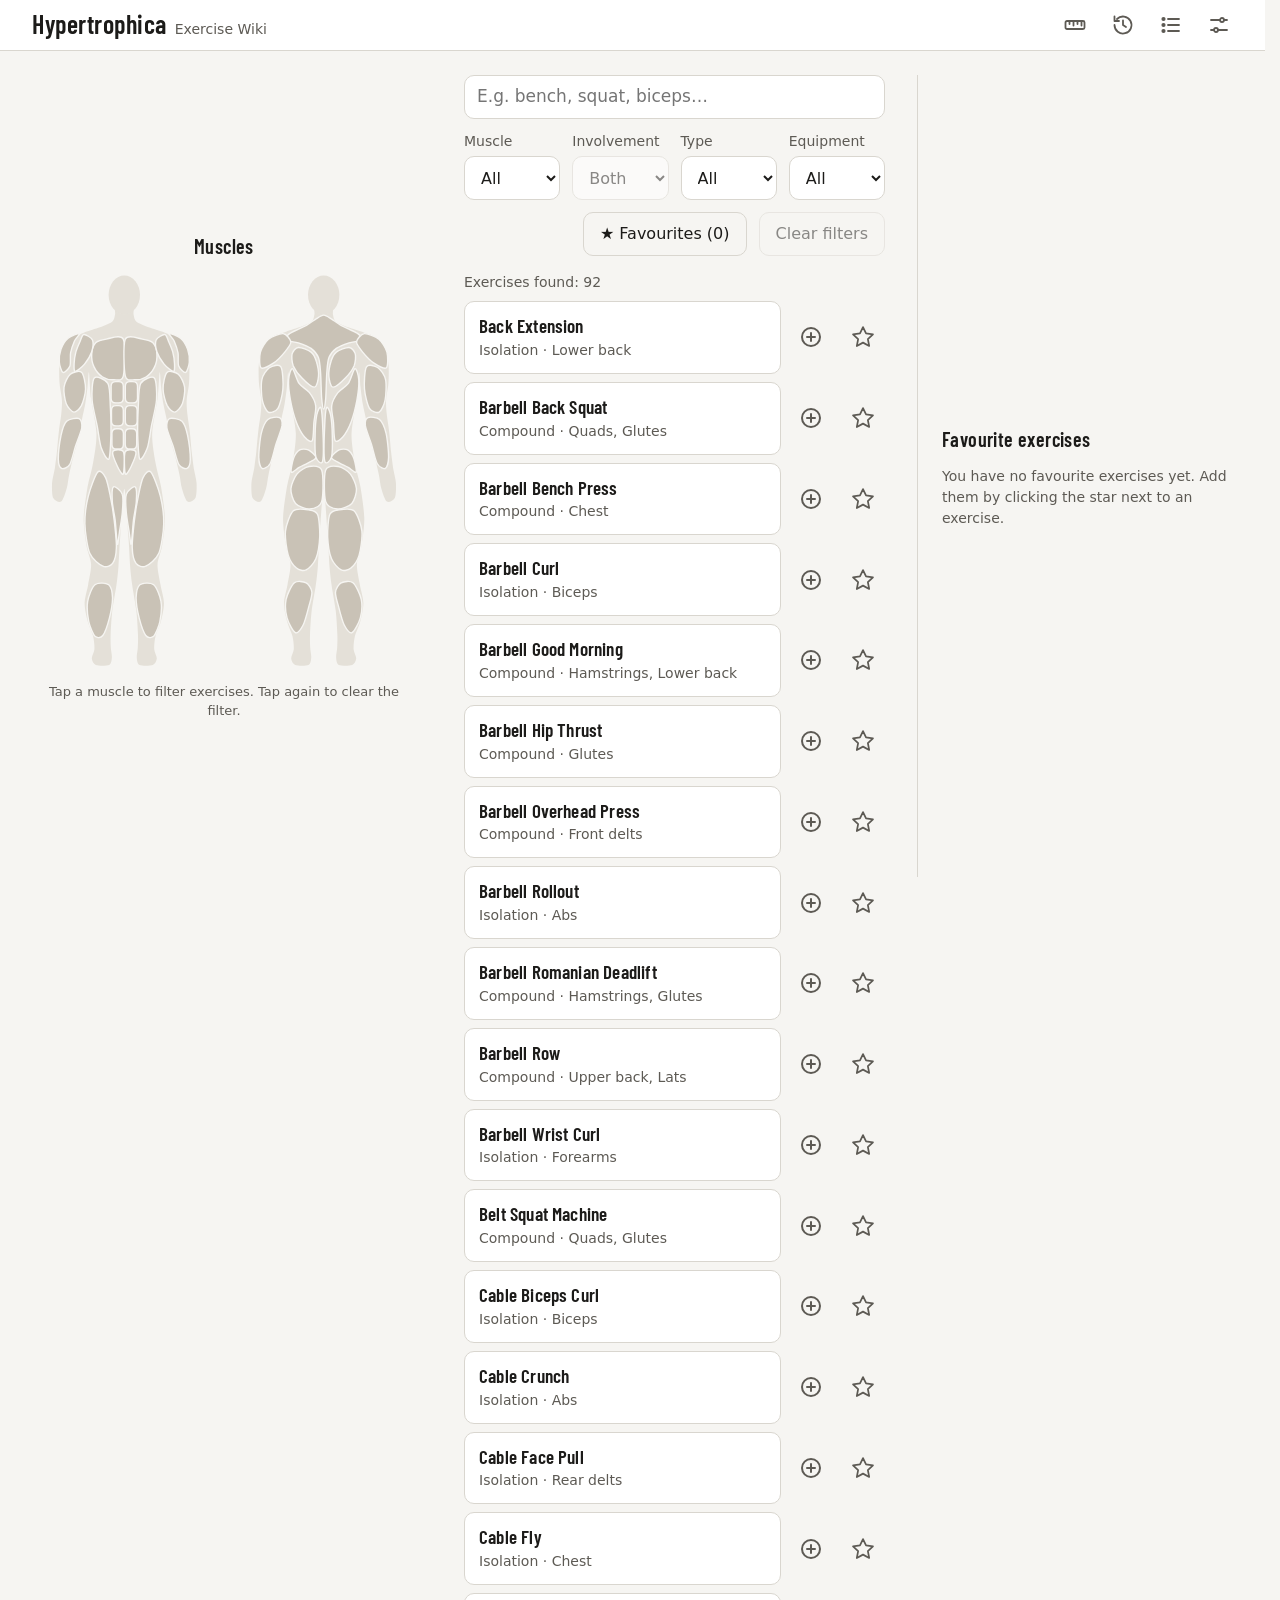
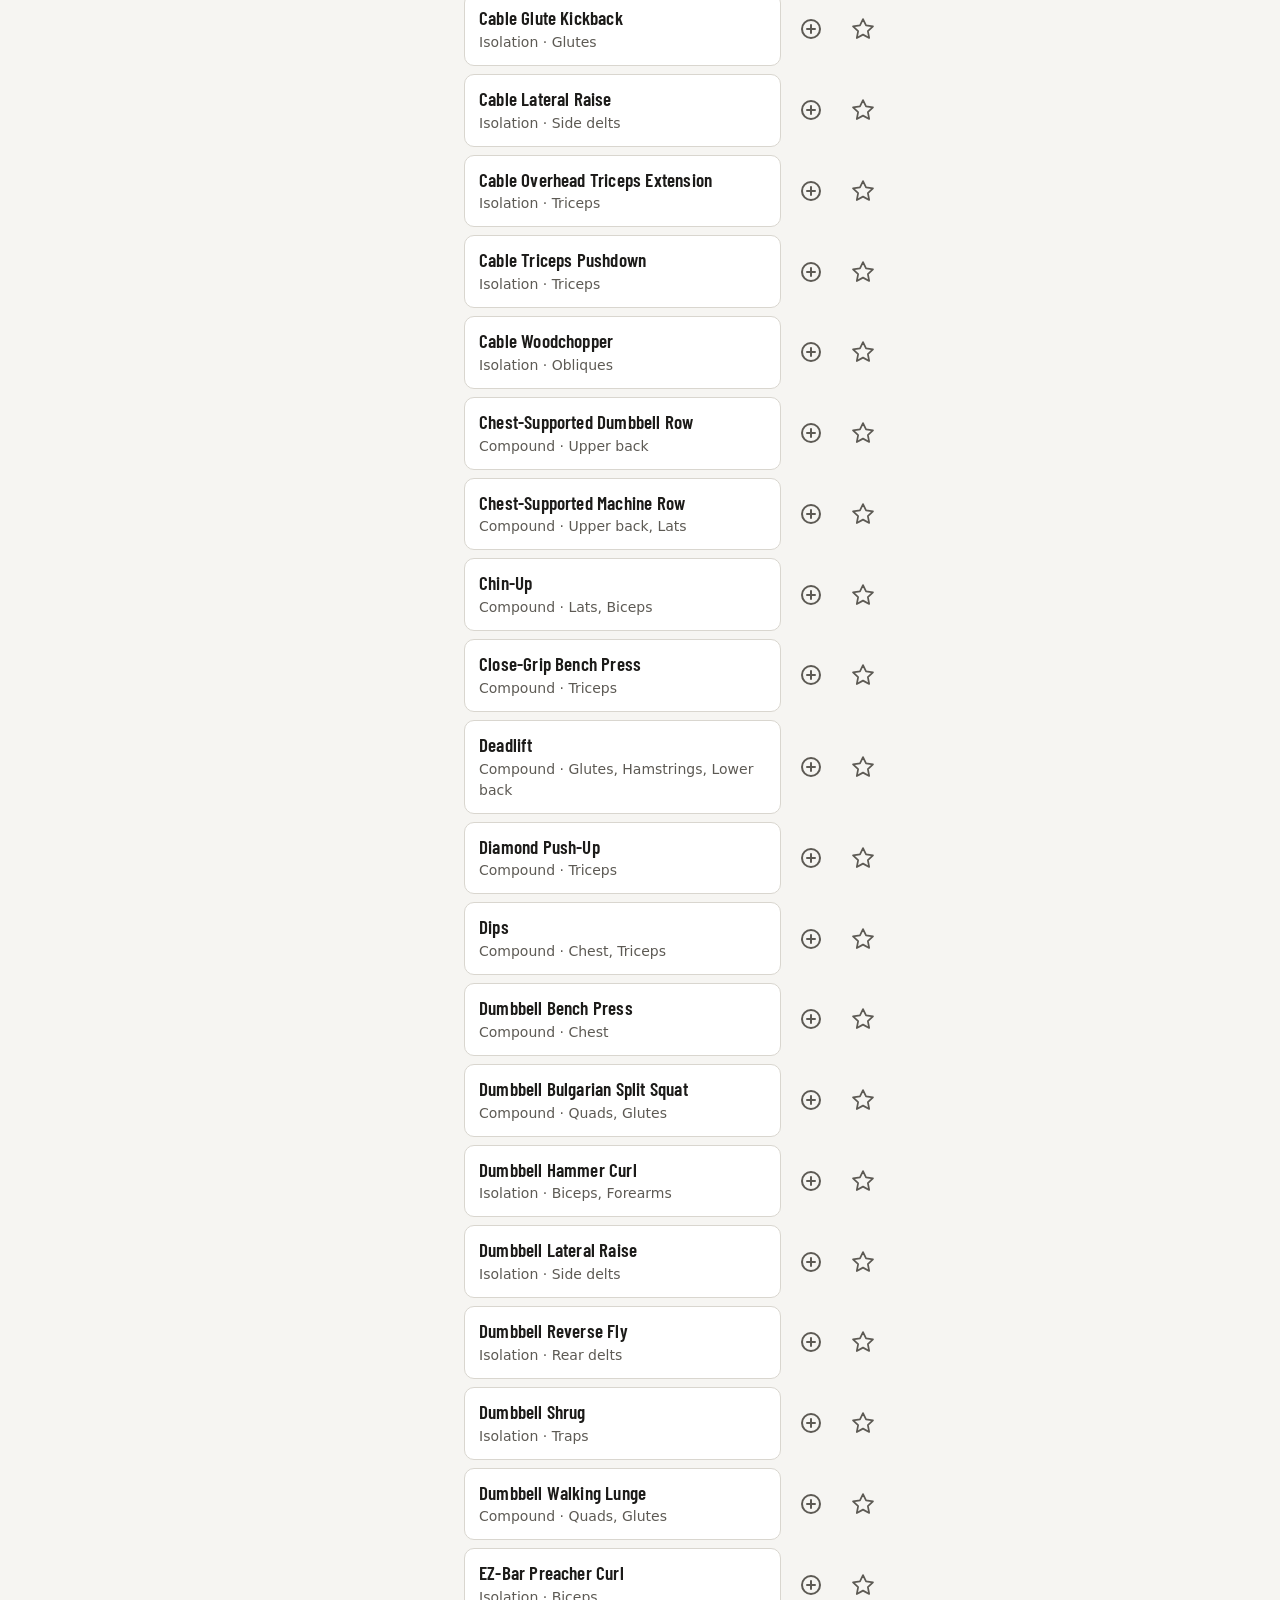
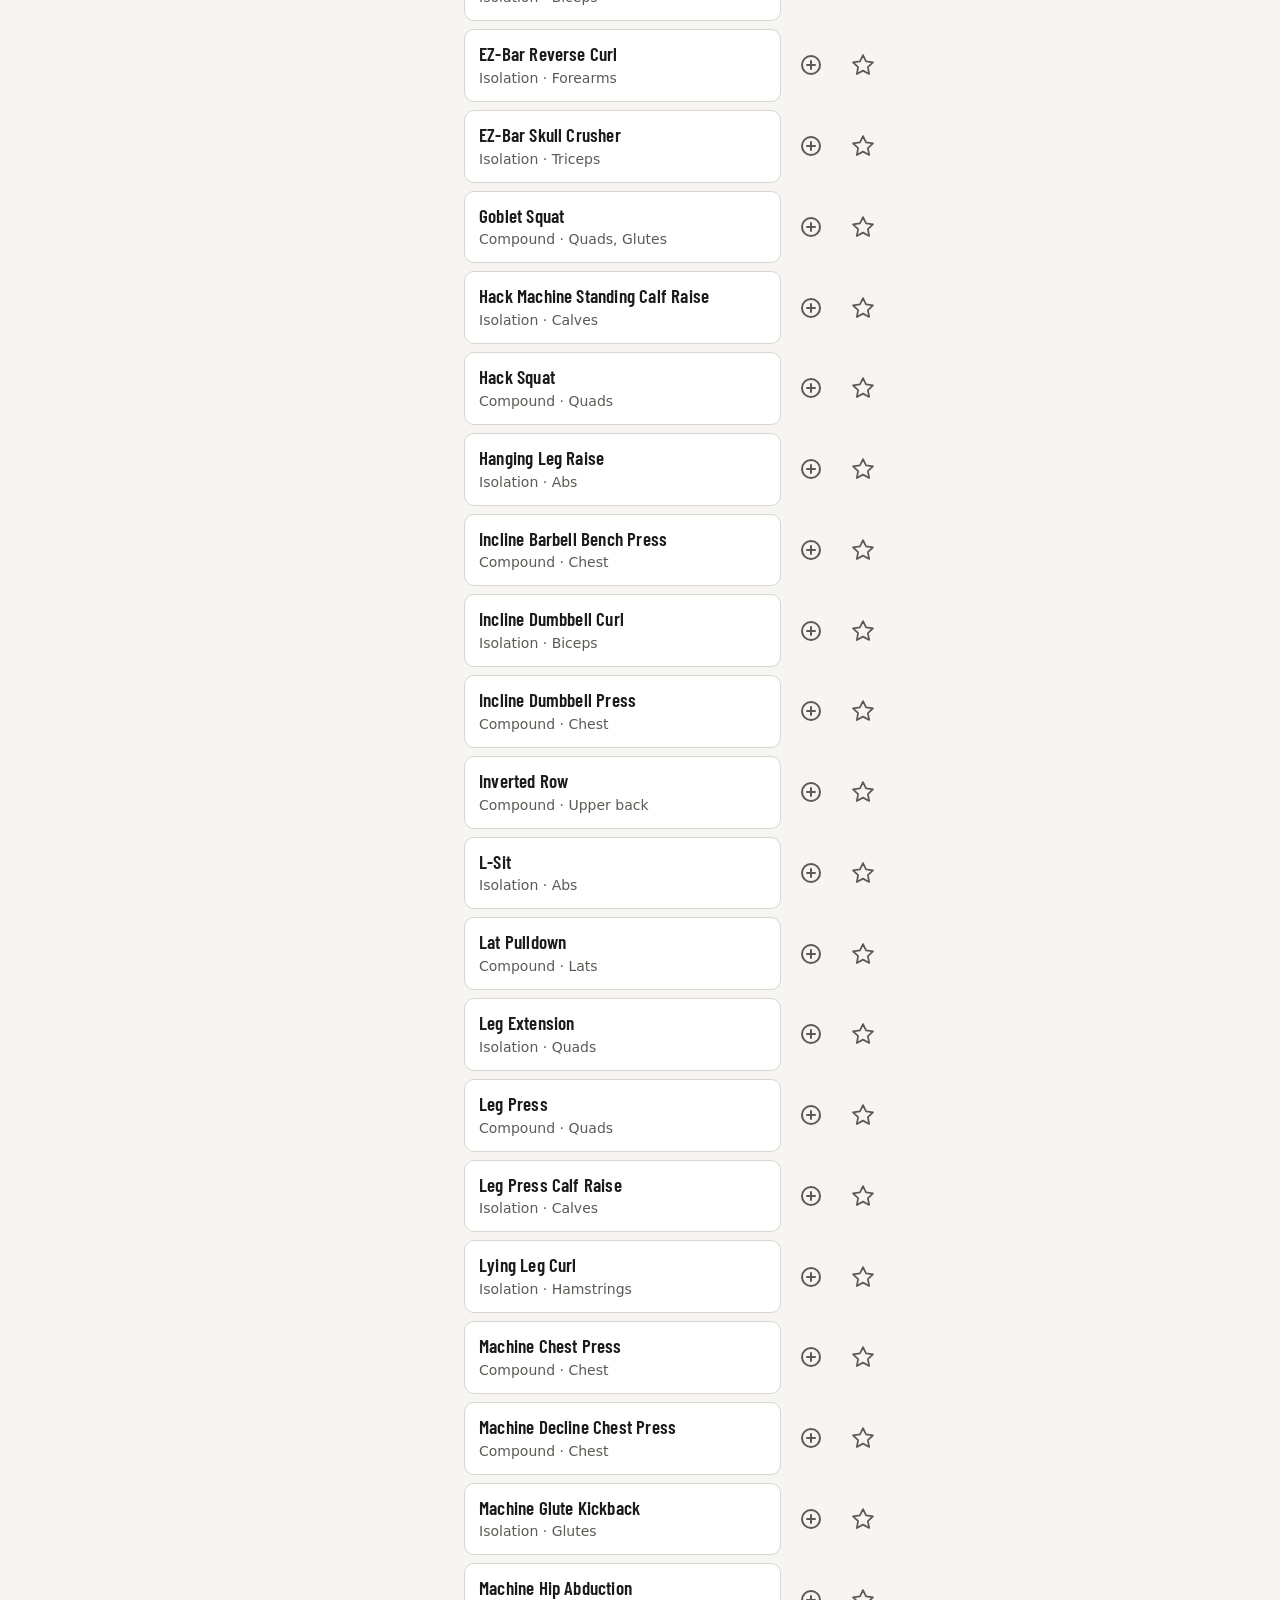
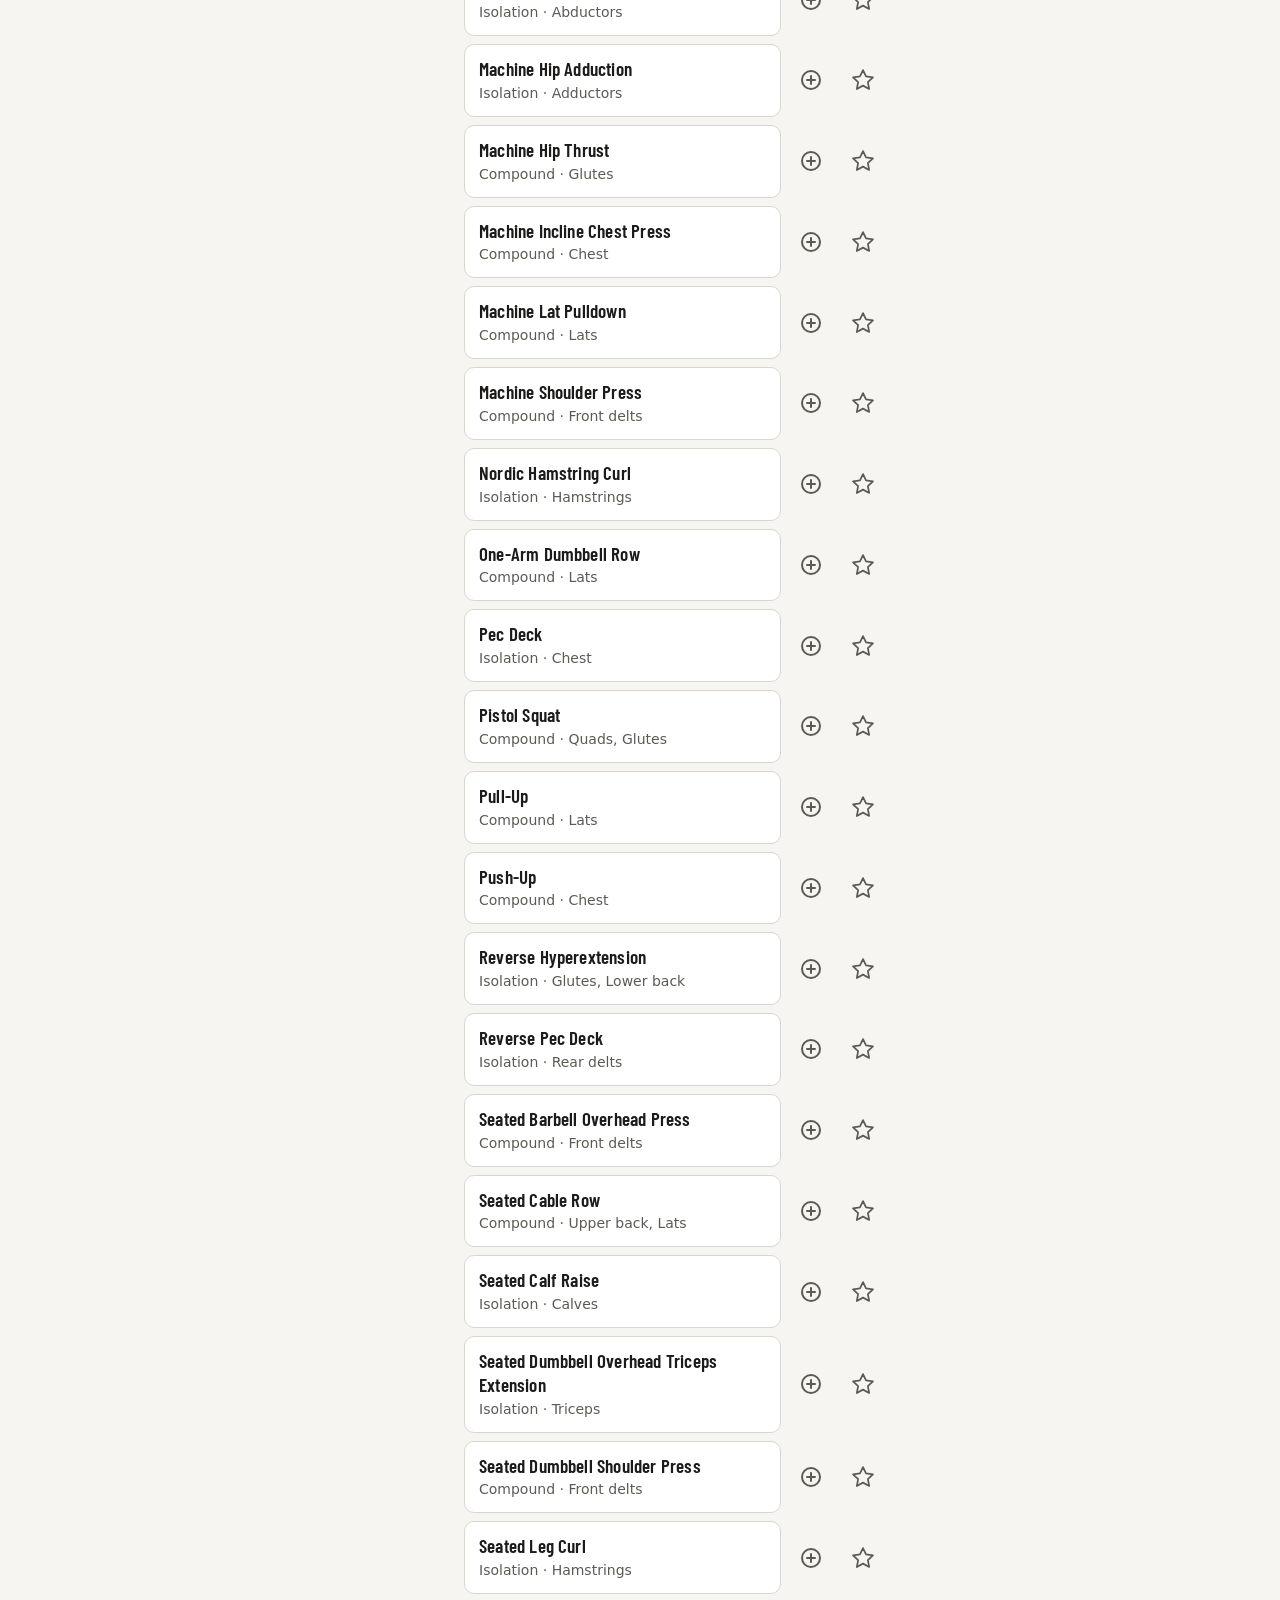
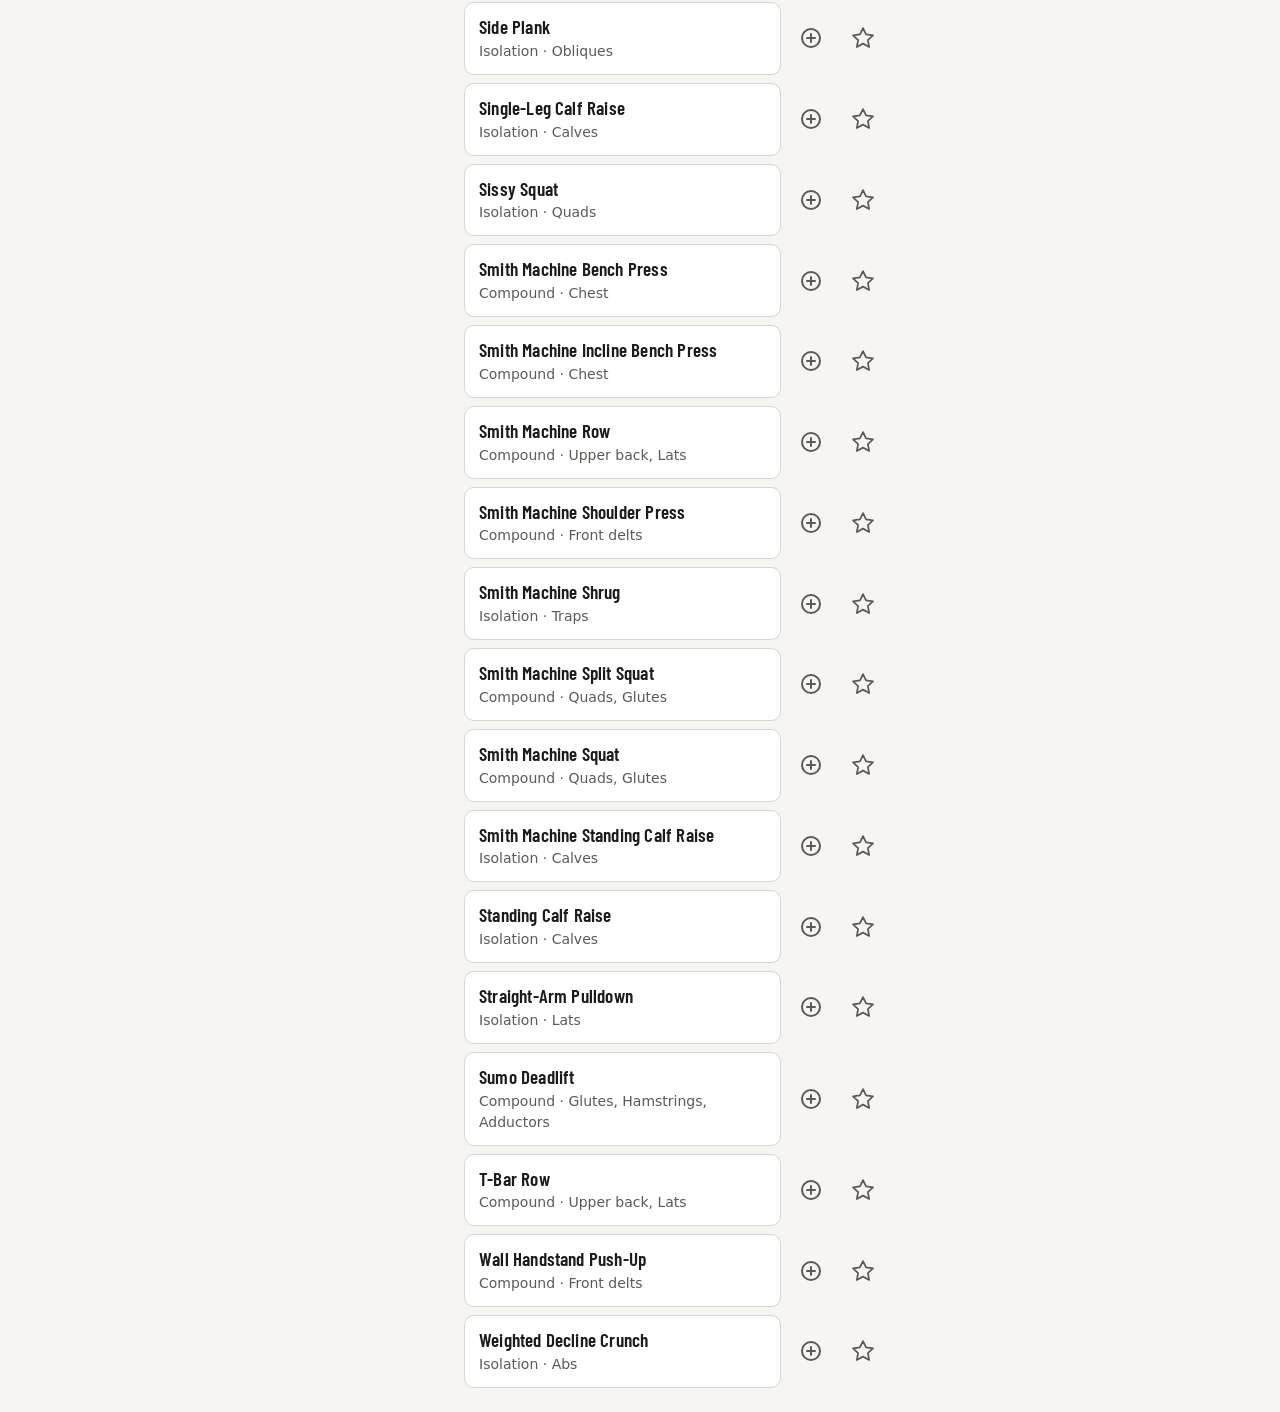
<file: index.html>
<!doctype html>
<html lang="cs">
<head>
  <meta charset="utf-8">
  <meta name="viewport" content="width=device-width, initial-scale=1">
  <meta name="color-scheme" content="light dark">
  <title>Hypertrophica</title>
  <!-- Zvolený motiv (světlý/tmavý) se nastaví ještě před vykreslením stránky,
       aby při načtení neproblikla špatná barva. Volbu ukládá js/theme.js. -->
  <script>
    try {
      var savedTheme = localStorage.getItem('hw.theme');
      if (savedTheme === 'light' || savedTheme === 'dark') document.documentElement.dataset.theme = savedTheme;
    } catch (e) {}
  </script>
  <link rel="stylesheet" href="./style.css">
  <!-- PWA: manifest (název, ikony pro instalaci na plochu) a barva lišty prohlížeče = barva hlavičky (--surface) -->
  <link rel="manifest" href="./manifest.json">
  <link rel="icon" href="./assets/icons/icon-192.png" type="image/png">
  <link rel="apple-touch-icon" href="./assets/icons/apple-touch-icon.png">
  <meta name="theme-color" content="#ffffff" media="(prefers-color-scheme: light)">
  <meta name="theme-color" content="#0d0d0c" media="(prefers-color-scheme: dark)">
  <!-- type="module" = moderní JavaScript s import/export; spouští se až po načtení HTML -->
  <script type="module" src="./app.js"></script>
</head>
<body>
  <header class="app-header">
    <div class="app-header-inner">
      <a class="app-title" href="#/">
        <span class="app-name">Hypertrophica</span>
        <span class="app-subtitle" data-i18n="app.subtitle"></span>
      </a>
      <!-- Odkaz na pohled Tělo (hmotnost a míry); ikona = krejčovský metr -->
      <a id="body-link" class="header-button" href="#/telo" hidden>
        <svg viewBox="0 0 24 24" width="24" height="24" aria-hidden="true" focusable="false">
          <rect x="2.5" y="8" width="19" height="8" rx="1.5"/>
          <path d="M6.5 8v3M10.5 8v4.5M14.5 8v3M18.5 8v4.5"/>
        </svg>
      </a>
      <!-- Odkaz na historii zapsaných sérií -->
      <a id="history-link" class="header-button" href="#/historie" hidden>
        <svg viewBox="0 0 24 24" width="24" height="24" aria-hidden="true" focusable="false">
          <path d="M3.5 12a8.5 8.5 0 1 0 2.5-6"/>
          <path d="M3.5 3.5V8H8"/>
          <path d="M12 7.5V12l3 2"/>
        </svg>
      </a>
      <!-- Odkaz na trénink s počtem cviků; popisek a počet doplní app.js -->
      <a id="plan-link" class="header-button" href="#/trenink" hidden>
        <svg viewBox="0 0 24 24" width="24" height="24" aria-hidden="true" focusable="false">
          <path d="M9 6h11M9 12h11M9 18h11"/>
          <circle cx="4.5" cy="6" r="1.2" fill="currentColor"/>
          <circle cx="4.5" cy="12" r="1.2" fill="currentColor"/>
          <circle cx="4.5" cy="18" r="1.2" fill="currentColor"/>
        </svg>
        <span id="plan-count" class="plan-count" aria-hidden="true"></span>
      </a>
      <!-- Odkaz na nastavení (motiv, záloha dat) -->
      <a id="settings-link" class="header-button" href="#/nastaveni" hidden>
        <svg viewBox="0 0 24 24" width="24" height="24" aria-hidden="true" focusable="false">
          <path d="M4 7h9M17 7h3M4 17h3M11 17h9"/>
          <circle cx="15" cy="7" r="2"/>
          <circle cx="9" cy="17" r="2"/>
        </svg>
      </a>
    </div>
  </header>

  <main>
    <!-- Hláška o načítání / chybě. Texty doplní app.js ze souboru i18n/<jazyk>.json. -->
    <p id="status" class="status" role="status">Načítám…</p>
    <noscript><p class="status">Hypertrophica potřebuje zapnutý JavaScript.</p></noscript>

    <!-- Pohled 1: seznam cviků s vyhledáváním a filtry -->
    <section id="list-view" class="list-layout" hidden>
      <div class="search">
        <label for="search-input" class="visually-hidden" data-i18n="search.label"></label>
        <input id="search-input" type="search" autocomplete="off" spellcheck="false"
               data-i18n-placeholder="search.placeholder">
      </div>

      <!-- Klikací schéma svalů; SVG vloží js/bodymap.js ze souboru assets/body-map.svg -->
      <figure class="body-map">
        <h2 class="body-map-heading" data-i18n="bodymap.heading"></h2>
        <div id="body-map" class="body-map-figure"></div>
        <figcaption class="body-map-hint" data-i18n="bodymap.hint"></figcaption>
      </figure>

      <fieldset class="filters">
        <legend class="visually-hidden" data-i18n="filters.heading"></legend>

        <label class="filter">
          <span data-i18n="filters.muscle"></span>
          <select id="filter-muscle"></select>
        </label>

        <label class="filter">
          <span data-i18n="filters.role"></span>
          <select id="filter-role"></select>
        </label>

        <label class="filter">
          <span data-i18n="filters.type"></span>
          <select id="filter-type"></select>
        </label>

        <label class="filter">
          <span data-i18n="filters.equipment"></span>
          <select id="filter-equipment"></select>
        </label>

        <div class="filter-actions">
          <!-- aria-pressed = přepínací tlačítko (zapnuto/vypnuto); text doplní app.js -->
          <button id="filter-favorites" type="button" class="button-secondary button-toggle" aria-pressed="false"></button>
          <button id="filter-reset" type="button" class="button-secondary" data-i18n="filters.reset"></button>
        </div>
      </fieldset>

      <p id="result-count" class="result-count" aria-live="polite"></p>
      <ul id="exercise-list" class="exercise-list"></ul>

      <!-- Panel s oblíbenými cviky. Zobrazí se jen na širokém monitoru (vpravo od seznamu),
           na mobilu je skrytý – tam slouží tlačítko „Oblíbené“ ve filtrech. Obsah doplní app.js. -->
      <aside class="favorites-panel" aria-labelledby="favorites-heading">
        <h2 id="favorites-heading" class="favorites-heading" data-i18n="favorites.heading"></h2>
        <ul id="favorites-list" class="exercise-list favorites-list"></ul>
      </aside>
    </section>

    <!-- Pohled 2: detail jednoho cviku (otevře se přes adresu #/cvik/<id>) -->
    <article id="detail-view" class="detail" hidden></article>

    <!-- Pohled 3: trénink = seřazený seznam cviků (adresa #/trenink).
         Obsah seznamu a tlačítka doplní app.js. -->
    <section id="plan-view" class="plan" aria-labelledby="plan-title" hidden>
      <a class="back-link" href="#/" id="plan-back"></a>
      <!-- Přepínač tréninků v týdnu: 1–4 = jednotlivé tréninky, Týden = souhrn partií.
           Tlačítka doplní app.js; u sdíleného tréninku je přepínač skrytý. -->
      <nav id="plan-tabs" class="plan-tabs" data-i18n-aria-label="week.tabsLabel"></nav>
      <div class="plan-heading">
        <h1 id="plan-title" tabindex="-1"></h1>
        <!-- Zámek proti nechtěnému přesunutí/odebrání cviků během tréninku.
             Ikonu, popisek a stav (aria-pressed) doplní app.js. -->
        <button id="plan-lock" class="icon-button lock-button" type="button" aria-pressed="false" hidden></button>
      </div>
      <p id="plan-intro" class="plan-intro"></p>
      <!-- role="list": Safari jinak u seznamu bez odrážek nehlásí, že jde o seznam -->
      <ol id="plan-list" class="plan-list" role="list"></ol>
      <!-- Schéma svalů zapojených v tréninku (jen pro čtení); SVG vloží app.js.
           Pro čtečky obrazovky je stejná informace i textem v #plan-map-summary. -->
      <figure id="plan-map" class="body-map plan-map" hidden>
        <h2 id="plan-map-heading"></h2>
        <div class="body-map-labels" aria-hidden="true">
          <span data-i18n="bodymap.front"></span>
          <span data-i18n="bodymap.back"></span>
        </div>
        <div id="plan-map-figure" class="body-map-figure"></div>
        <!-- Texty legendy nastaví app.js (u tréninku primární/sekundární, u týdne zapojeno/nedostatečně) -->
        <ul class="legend" aria-hidden="true">
          <li id="plan-legend-primary"></li>
          <li id="plan-legend-secondary" class="legend-secondary"></li>
        </ul>
        <p id="plan-map-summary" class="visually-hidden"></p>
      </figure>
      <!-- Jen v pohledu Týden: vynechané a nedostatečně zapojené partie (doplní app.js) -->
      <div id="week-summary" class="week-summary" hidden></div>
      <div id="plan-actions" class="plan-actions"></div>
      <!-- Viditelné potvrzení akcí (např. „Odkaz zkopírován“) -->
      <p id="plan-feedback" class="plan-feedback" role="status"></p>
      <!-- Hlášení pro čtečky obrazovky (např. nová pozice cviku po posunu) -->
      <p id="plan-announcer" class="visually-hidden" aria-live="polite"></p>
    </section>

    <!-- Pohled 4: historie zapsaných sérií (adresa #/historie), seskupená po dnech.
         Obsah doplní app.js. -->
    <section id="history-view" class="history" aria-labelledby="history-title" hidden>
      <a class="back-link" href="#/" id="history-back"></a>
      <h1 id="history-title" tabindex="-1" data-i18n="history.title"></h1>
      <p id="history-intro" class="history-intro"></p>
      <!-- Kalendář tréninků. Na PC v levém sloupci místo schématu svalů, na mobilu nad seznamem.
           Mřížku dnů doplní app.js; dny s tréninkem jsou tlačítka, klik přeskočí na daný den v seznamu. -->
      <section id="history-calendar" class="history-calendar" aria-labelledby="calendar-month">
        <div class="calendar-nav">
          <button id="calendar-prev" class="icon-button" type="button">
            <svg viewBox="0 0 24 24" aria-hidden="true" focusable="false"><path d="M15 5l-7 7 7 7"/></svg>
          </button>
          <!-- aria-live: čtečka obrazovky ohlásí nový měsíc po přepnutí -->
          <h2 id="calendar-month" class="calendar-month" aria-live="polite"></h2>
          <button id="calendar-next" class="icon-button" type="button">
            <svg viewBox="0 0 24 24" aria-hidden="true" focusable="false"><path d="M9 5l7 7-7 7"/></svg>
          </button>
        </div>
        <table class="calendar-grid">
          <thead><tr id="calendar-weekdays"></tr></thead>
          <tbody id="calendar-days"></tbody>
        </table>
        <ul class="legend calendar-legend" aria-hidden="true">
          <li data-i18n="calendar.legendTraining"></li>
          <li class="legend-today" data-i18n="calendar.legendToday"></li>
        </ul>
        <p class="body-map-hint" data-i18n="calendar.hint"></p>
      </section>
      <div id="history-list" class="history-list"></div>
      <button id="history-more" class="button-secondary" type="button" data-i18n="history.more" hidden></button>
      <!-- Záloha dat bývala tady; teď je v Nastavení -->
      <a class="history-backup-link" href="#/nastaveni" data-i18n="history.backupLink"></a>
    </section>

    <!-- Pohled 6: Tělo (adresa #/telo) – zápis hmotnosti a tělesných měr, vývoj v grafu.
         Formulář, přehled, graf i seznam měření doplní app.js. -->
    <section id="body-view" class="measures" aria-labelledby="body-title" hidden>
      <a class="back-link" href="#/" id="body-back"></a>
      <h1 id="body-title" tabindex="-1" data-i18n="body.title"></h1>
      <div id="body-intro" class="measures-intro"></div>
      <!-- Formulář: datum, hmotnost, tělesný tuk a míry v cm (vše viditelné hned) -->
      <section class="log measures-entry" aria-labelledby="body-form-title">
        <h2 id="body-form-title" data-i18n="body.formTitle"></h2>
        <!-- Rozbalovací návod „Jak měřit?“; obsah vytvoří app.js (createBodyGuide) -->
        <details id="body-guide" class="measures-guide"></details>
        <form id="body-form" class="measures-form" novalidate></form>
        <p id="body-feedback" class="log-feedback" role="status"></p>
      </section>
      <!-- Poslední hodnota každé míry; klepnutí na dlaždici ji zobrazí v grafu -->
      <section id="body-latest-section" class="measures-latest-section" aria-labelledby="body-latest-title" hidden>
        <h2 id="body-latest-title" data-i18n="body.latestTitle"></h2>
        <ul id="body-latest" class="measures-latest" role="list"></ul>
      </section>
      <!-- Graf vývoje vybrané míry. Na PC v levém sloupci (jako kalendář v Historii). -->
      <section id="body-chart" class="measures-chart" aria-labelledby="body-chart-title" hidden>
        <h2 id="body-chart-title"></h2>
        <div id="body-range" class="measures-range" role="group" data-i18n-aria-label="body.rangeLabel"></div>
        <div id="body-chart-figure" class="measures-chart-figure"></div>
        <p id="body-chart-note" class="body-map-hint"></p>
      </section>
      <!-- Seznam měření od nejnovějšího, s úpravou a smazáním -->
      <section id="body-list-section" class="measures-list-section" aria-labelledby="body-list-title" hidden>
        <h2 id="body-list-title" data-i18n="body.listTitle"></h2>
        <ul id="body-list" class="measures-list" role="list"></ul>
        <button id="body-more" class="button-secondary" type="button" data-i18n="history.more" hidden></button>
      </section>
    </section>

    <!-- Pohled 5: nastavení (adresa #/nastaveni) – motiv, jazyk, záloha dat a O aplikaci -->
    <section id="settings-view" class="settings" aria-labelledby="settings-title" hidden>
      <a class="back-link" href="#/" id="settings-back"></a>
      <h1 id="settings-title" tabindex="-1" data-i18n="settings.title"></h1>

      <!-- Volba motivu (js/theme.js); přepínače typu radio = vždy právě jedna volba -->
      <section class="settings-section" aria-labelledby="theme-title">
        <h2 id="theme-title" data-i18n="theme.title"></h2>
        <div id="theme-options" class="theme-options" role="radiogroup" aria-labelledby="theme-title"></div>
      </section>

      <!-- Volba jazyka (js/i18n.js); po změně se stránka znovu načte -->
      <section class="settings-section" aria-labelledby="language-title">
        <h2 id="language-title" data-i18n="language.title"></h2>
        <div id="language-options" class="theme-options" role="radiogroup" aria-labelledby="language-title"></div>
      </section>

      <!-- Záloha všech dat do souboru a obnova ze zálohy (js/backup.js) -->
      <section class="backup settings-section" aria-labelledby="backup-title">
        <h2 id="backup-title" data-i18n="backup.title"></h2>
        <p class="backup-intro" data-i18n="backup.intro"></p>
        <div class="backup-actions">
          <button id="backup-export" class="button-primary" type="button" data-i18n="backup.exportJson"></button>
          <button id="backup-export-csv" class="button-secondary" type="button" data-i18n="backup.exportCsv"></button>
          <button id="backup-export-body-csv" class="button-secondary" type="button" data-i18n="backup.exportBodyCsv"></button>
          <button id="backup-import" class="button-secondary" type="button" data-i18n="backup.import"></button>
          <!-- Skrytý výběr souboru; otevře ho tlačítko „Importovat zálohu“ -->
          <input id="backup-file" type="file" accept=".json,application/json" hidden>
        </div>
        <!-- Náhled importu s volbou Sloučit / Nahradit; obsah doplní app.js -->
        <div id="backup-confirm" class="backup-confirm" hidden></div>
        <p id="backup-feedback" class="backup-feedback" role="status"></p>
      </section>

      <!-- O aplikaci: autor, zdrojový kód, licence. Odkazy na GitHub se otevírají v nové kartě
           (rel="noopener" = nová karta nemá přístup k této stránce). Offline nefungují, zbytek ano. -->
      <section class="about settings-section" aria-labelledby="about-title">
        <h2 id="about-title" data-i18n="about.title"></h2>
        <p class="about-intro" data-i18n="about.intro"></p>
        <!-- Doporučení nainstalovat stránku na mobilu jako aplikaci (PWA) -->
        <div class="about-install">
          <p data-i18n="about.install"></p>
          <ul>
            <li data-i18n="about.installAndroid"></li>
            <li data-i18n="about.installIos"></li>
          </ul>
        </div>
        <dl class="about-facts">
          <div>
            <dt data-i18n="about.author"></dt>
            <dd>Pavel Mazánek</dd>
          </div>
          <div>
            <dt data-i18n="about.source"></dt>
            <dd><a href="https://github.com/PajaInzenyr/hypertrophica" target="_blank" rel="noopener">github.com/PajaInzenyr/hypertrophica</a></dd>
          </div>
          <div>
            <dt data-i18n="about.license"></dt>
            <dd><a href="https://github.com/PajaInzenyr/hypertrophica/blob/main/LICENSE" target="_blank" rel="noopener">MIT</a></dd>
          </div>
          <div>
            <dt data-i18n="about.font"></dt>
            <dd>Barlow Condensed (SIL Open Font License 1.1)</dd>
          </div>
        </dl>
      </section>
    </section>
  </main>
</body>
</html>
</file>
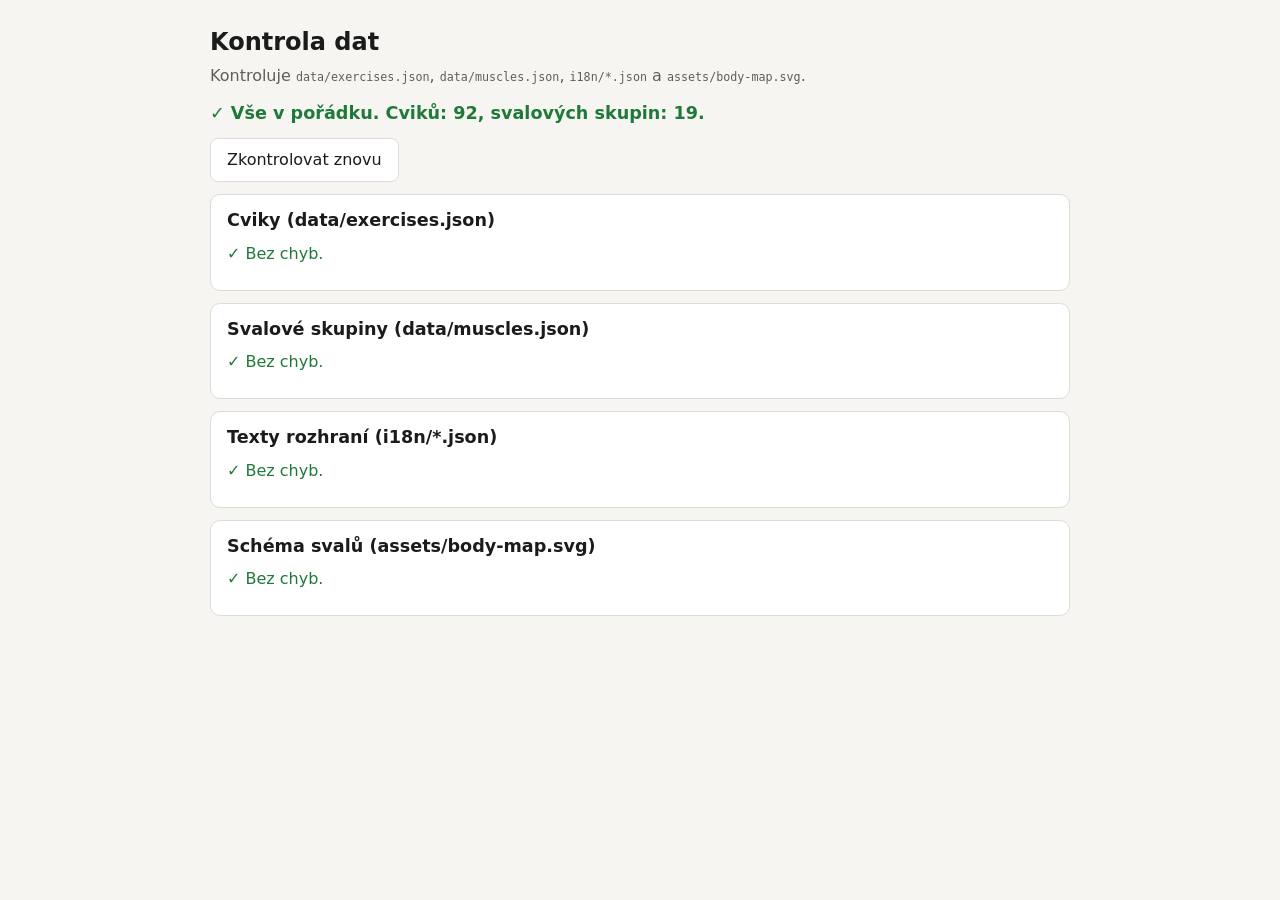
<file: tools/validate.html>
<!doctype html>
<html lang="cs">
<head>
  <meta charset="utf-8">
  <meta name="viewport" content="width=device-width, initial-scale=1">
  <meta name="color-scheme" content="light dark">
  <meta name="robots" content="noindex">
  <title>Hypertrophica – kontrola dat</title>
  <!--
    Kontrola dat aplikace. Otevři v prohlížeči:
      - na GitHub Pages: https://<user>.github.io/hypertrophica/tools/validate.html
      - lokálně přes server (python3 -m http.server 8000): http://localhost:8000/tools/validate.html
    Přes file:// nefunguje (prohlížeč nedovolí načíst soubory JSON).
    Stránka nic nemění, jen čte data a vypíše chyby (červeně) a upozornění (žlutě).
  -->
  <style>
    :root {
      --bg: #f6f5f2; --surface: #fff; --text: #1b1b1a; --muted: #5f5e5a; --border: #dddbd5;
      --ok: #1f7a3a; --error: #b3261e; --warn: #8a5a00;
      font-family: system-ui, -apple-system, "Segoe UI", Roboto, sans-serif;
    }
    @media (prefers-color-scheme: dark) {
      :root { --bg: #000; --surface: #161615; --text: #ecebe8; --muted: #a3a29d; --border: #33322f;
              --ok: #6fcf8a; --error: #ff8a80; --warn: #f2c35b; }
    }
    body { margin: 0; background: var(--bg); color: var(--text); line-height: 1.5; }
    main { max-width: 860px; margin: 0 auto; padding: 16px; }
    h1 { font-size: 1.5rem; margin: 8px 0 4px; }
    h2 { font-size: 1.1rem; margin: 0 0 8px; }
    p { margin: 0 0 12px; color: var(--muted); }
    section { background: var(--surface); border: 1px solid var(--border); border-radius: 10px;
              padding: 12px 16px; margin: 12px 0; }
    ul { margin: 0; padding-left: 20px; }
    li { margin: 4px 0; overflow-wrap: anywhere; }
    .summary { font-weight: 600; font-size: 1.1rem; }
    .ok { color: var(--ok); }
    .error { color: var(--error); }
    .warn { color: var(--warn); }
    code { font-size: 0.9em; }
    button { min-height: 44px; padding: 0 16px; font: inherit; border-radius: 8px;
             border: 1px solid var(--border); background: var(--surface); color: var(--text); cursor: pointer; }
  </style>
</head>
<body>
  <main>
    <h1>Kontrola dat</h1>
    <p>Kontroluje <code>data/exercises.json</code>, <code>data/muscles.json</code>,
       <code>i18n/*.json</code> a <code>assets/body-map.svg</code>.</p>
    <p id="summary" class="summary" role="status">Kontroluji…</p>
    <button id="rerun" type="button">Zkontrolovat znovu</button>
    <div id="results"></div>
  </main>

  <script type="module">
    // Jazyky aplikace; první je hlavní (vždy vyplněný), ostatní se kontrolují proti němu.
    const LANGS = ['cs', 'en'];
    const TYPES = ['compound', 'isolation'];
    const VIEWS = ['front', 'back'];
    // kebab-case: malá písmena a číslice, slova oddělená pomlčkou
    const KEBAB = /^[a-z0-9]+(-[a-z0-9]+)*$/;

    // ?t=… obejde cache service workeru (ten vrací uložené soubory podle přesné adresy),
    // takže se vždy kontroluje aktuální verze ze serveru.
    async function load(path, asText = false) {
      const response = await fetch(`../${path}?t=${Date.now()}`, { cache: 'no-store' });
      if (!response.ok) throw new Error(`${path}: HTTP ${response.status}`);
      const text = await response.text();
      if (asText) return text;
      try {
        return JSON.parse(text);
      } catch (error) {
        throw new Error(`${path}: neplatný JSON – ${error.message}`);
      }
    }

    // Výsledky po skupinách: { title, errors: [], warnings: [] }
    function group(title) {
      return { title, errors: [], warnings: [] };
    }

    const isText = (value) => typeof value === 'string' && value.trim() !== '';

    // Vícejazyčný text { cs, en }: cs povinné (pokud required), en vyplněné, kdykoli je vyplněné cs.
    function checkTexts(g, where, field, obj, required) {
      if (!obj || typeof obj !== 'object') {
        g.errors.push(`${where}: chybí pole „${field}“ ({ "cs": …, "en": … }).`);
        return;
      }
      LANGS.forEach((lang) => {
        if (typeof obj[lang] !== 'string') g.errors.push(`${where}: ${field}.${lang} chybí nebo není text.`);
      });
      if (required && !isText(obj.cs)) g.errors.push(`${where}: ${field}.cs je prázdné.`);
      LANGS.slice(1).forEach((lang) => {
        if (isText(obj.cs) && !isText(obj[lang])) g.errors.push(`${where}: ${field}.${lang} chybí překlad (cs je vyplněné).`);
        if (!isText(obj.cs) && isText(obj[lang])) g.warnings.push(`${where}: ${field}.${lang} je vyplněné, ale cs je prázdné.`);
      });
    }

    // Všechny klíče JSON objektu jako cesty „backup.title“.
    function flatten(obj, prefix = '', out = new Map()) {
      Object.entries(obj).forEach(([key, value]) => {
        const path = prefix + key;
        if (value && typeof value === 'object') flatten(value, `${path}.`, out);
        else out.set(path, value);
      });
      return out;
    }

    const placeholders = (text) => [...String(text).matchAll(/\{(\w+)\}/g)].map((m) => m[1]).sort().join(',');

    function checkMuscles(muscles) {
      const g = group('Svalové skupiny (data/muscles.json)');
      const ids = new Set();
      if (!Array.isArray(muscles)) {
        g.errors.push('Soubor musí obsahovat pole (seznam) objektů.');
        return { g, ids };
      }
      muscles.forEach((m, i) => {
        const where = `#${i + 1} ${m?.id ?? '(bez id)'}`;
        if (!isText(m?.id)) g.errors.push(`${where}: chybí id.`);
        else if (ids.has(m.id)) g.errors.push(`${where}: duplicitní id.`);
        else ids.add(m.id);
        checkTexts(g, where, 'name', m?.name, true);
        if (!Array.isArray(m?.latin) || m.latin.length === 0 || !m.latin.every(isText)) {
          g.errors.push(`${where}: latin musí být neprázdné pole textů.`);
        }
        if (!Array.isArray(m?.views) || m.views.length === 0) g.errors.push(`${where}: views musí být neprázdné pole.`);
        else m.views.filter((v) => !VIEWS.includes(v)).forEach((v) => g.errors.push(`${where}: neplatný pohled „${v}“ (jen front/back).`));
      });
      return { g, ids };
    }

    function checkExercises(exercises, muscleIds, equipmentIds) {
      const g = group('Cviky (data/exercises.json)');
      if (!Array.isArray(exercises)) {
        g.errors.push('Soubor musí obsahovat pole (seznam) objektů.');
        return g;
      }
      const ids = new Set();
      const names = new Map(); // název (cs) → id, kvůli duplicitním názvům
      exercises.forEach((ex, i) => {
        const where = `#${i + 1} ${ex?.id ?? '(bez id)'}`;
        if (!isText(ex?.id)) g.errors.push(`${where}: chybí id.`);
        else {
          if (ids.has(ex.id)) g.errors.push(`${where}: duplicitní id.`);
          if (!KEBAB.test(ex.id)) g.errors.push(`${where}: id není kebab-case (malá písmena, pomlčky).`);
          ids.add(ex.id);
        }
        checkTexts(g, where, 'name', ex?.name, true);
        const csName = ex?.name?.cs?.trim().toLowerCase();
        if (csName) {
          if (names.has(csName)) g.warnings.push(`${where}: stejný název jako ${names.get(csName)}.`);
          else names.set(csName, ex.id);
        }
        checkTexts(g, where, 'description', ex?.description, true);
        checkTexts(g, where, 'notes', ex?.notes, false);
        if (!TYPES.includes(ex?.type)) g.errors.push(`${where}: neplatný type „${ex?.type}“ (jen compound/isolation).`);

        ['primary', 'secondary'].forEach((field) => {
          const list = ex?.[field];
          if (!Array.isArray(list)) {
            g.errors.push(`${where}: ${field} musí být pole.`);
            return;
          }
          list.filter((id) => !muscleIds.has(id)).forEach((id) => g.errors.push(`${where}: ${field} – neznámý sval „${id}“.`));
          if (new Set(list).size !== list.length) g.errors.push(`${where}: ${field} obsahuje sval dvakrát.`);
        });
        if (Array.isArray(ex?.primary) && ex.primary.length === 0) g.errors.push(`${where}: primary je prázdné.`);
        if (Array.isArray(ex?.primary) && Array.isArray(ex?.secondary)) {
          ex.primary.filter((id) => ex.secondary.includes(id))
            .forEach((id) => g.errors.push(`${where}: sval „${id}“ je v primary i secondary.`));
        }

        if (!Array.isArray(ex?.equipment) || ex.equipment.length === 0) g.errors.push(`${where}: equipment musí být neprázdné pole.`);
        else ex.equipment.filter((id) => !equipmentIds.has(id))
          .forEach((id) => g.errors.push(`${where}: neznámé vybavení „${id}“ (chybí v i18n/cs.json → equipment).`));
      });
      return g;
    }

    // Texty rozhraní: stejné klíče ve všech jazycích, neprázdné hodnoty, stejné {proměnné}.
    function checkStrings(stringsByLang) {
      const g = group('Texty rozhraní (i18n/*.json)');
      const [main, ...others] = LANGS;
      const mainKeys = flatten(stringsByLang[main]);
      LANGS.forEach((lang) => {
        flatten(stringsByLang[lang]).forEach((value, key) => {
          if (!isText(value)) g.errors.push(`${lang}.json: „${key}“ je prázdné nebo není text.`);
        });
      });
      others.forEach((lang) => {
        const keys = flatten(stringsByLang[lang]);
        mainKeys.forEach((value, key) => {
          if (!keys.has(key)) g.errors.push(`${lang}.json: chybí klíč „${key}“ (je v ${main}.json).`);
          else if (placeholders(value) !== placeholders(keys.get(key))) {
            g.errors.push(`${lang}.json: „${key}“ má jiné proměnné {…} než ${main}.json.`);
          }
        });
        keys.forEach((value, key) => {
          if (!mainKeys.has(key)) g.errors.push(`${lang}.json: navíc klíč „${key}“ (chybí v ${main}.json).`);
        });
      });
      return g;
    }

    // Schéma svalů: každý sval z muscles.json je ve SVG a SVG nemá svaly navíc ani duplicitní id.
    function checkBodyMap(svgText, muscles) {
      const g = group('Schéma svalů (assets/body-map.svg)');
      const svg = new DOMParser().parseFromString(svgText, 'image/svg+xml');
      if (svg.querySelector('parsererror')) {
        g.errors.push('SVG nejde přečíst (chyba ve formátu).');
        return g;
      }
      const elements = [...svg.querySelectorAll('.muscle')];
      const inSvg = new Set(elements.map((el) => el.getAttribute('data-muscle')));
      const known = new Set(muscles.map((m) => m.id));
      known.forEach((id) => { if (!inSvg.has(id)) g.errors.push(`Sval „${id}“ ve SVG chybí.`); });
      inSvg.forEach((id) => { if (!known.has(id)) g.errors.push(`SVG obsahuje neznámý sval „${id}“ (data-muscle).`); });
      const seen = new Set();
      svg.querySelectorAll('[id]').forEach((el) => {
        if (seen.has(el.id)) g.errors.push(`Duplicitní id „${el.id}“.`);
        seen.add(el.id);
      });
      return g;
    }

    function render(groups, stats) {
      const results = document.getElementById('results');
      results.replaceChildren();
      let errors = 0;
      let warnings = 0;
      groups.forEach((g) => {
        errors += g.errors.length;
        warnings += g.warnings.length;
        const section = document.createElement('section');
        const h2 = document.createElement('h2');
        h2.textContent = g.title;
        section.append(h2);
        if (g.errors.length === 0 && g.warnings.length === 0) {
          const ok = document.createElement('p');
          ok.className = 'ok';
          ok.textContent = '✓ Bez chyb.';
          section.append(ok);
        } else {
          const ul = document.createElement('ul');
          [...g.errors.map((t) => ['error', `Chyba: ${t}`]), ...g.warnings.map((t) => ['warn', `Upozornění: ${t}`])]
            .forEach(([cls, text]) => {
              const li = document.createElement('li');
              li.className = cls;
              li.textContent = text;
              ul.append(li);
            });
          section.append(ul);
        }
        results.append(section);
      });
      const summary = document.getElementById('summary');
      summary.className = `summary ${errors ? 'error' : warnings ? 'warn' : 'ok'}`;
      summary.textContent = (errors ? `✗ Chyby: ${errors}, upozornění: ${warnings}.` : warnings
        ? `✓ Bez chyb, upozornění: ${warnings}.`
        : '✓ Vše v pořádku.') + ` Cviků: ${stats.exercises}, svalových skupin: ${stats.muscles}.`;
    }

    async function run() {
      const summary = document.getElementById('summary');
      summary.className = 'summary';
      summary.textContent = 'Kontroluji…';
      try {
        const [exercises, muscles, svgText, ...stringFiles] = await Promise.all([
          load('data/exercises.json'),
          load('data/muscles.json'),
          load('assets/body-map.svg', true),
          ...LANGS.map((lang) => load(`i18n/${lang}.json`)),
        ]);
        const strings = Object.fromEntries(LANGS.map((lang, i) => [lang, stringFiles[i]]));
        const { g: muscleGroup, ids: muscleIds } = checkMuscles(muscles);
        const equipmentIds = new Set(Object.keys(strings.cs.equipment ?? {}));
        render([
          checkExercises(exercises, muscleIds, equipmentIds),
          muscleGroup,
          checkStrings(strings),
          checkBodyMap(svgText, Array.isArray(muscles) ? muscles : []),
        ], { exercises: exercises.length ?? 0, muscles: muscles.length ?? 0 });
      } catch (error) {
        console.error(error);
        summary.className = 'summary error';
        summary.textContent = location.protocol === 'file:'
          ? 'Stránku otevři přes server (GitHub Pages nebo python3 -m http.server), ne jako soubor.'
          : `Data se nepodařilo načíst: ${error.message}`;
      }
    }

    document.getElementById('rerun').addEventListener('click', run);
    run();
  </script>
</body>
</html>
</file>
<file: style.css>
/* ===== Font pro nadpisy: Barlow Condensed (SemiBold 600) =====
   Soubory jsou uložené přímo v projektu (assets/fonts/), aby fungovaly i offline.
   Licence SIL Open Font License 1.1 – viz assets/fonts/OFL.txt.
   Dva soubory: základní latinka a rozšířená latinka (ř, ů, ě, č...). Prohlížeč
   si podle unicode-range stáhne jen ten, který opravdu potřebuje. */
@font-face {
  font-family: "Barlow Condensed";
  font-style: normal;
  font-weight: 600;
  font-display: swap; /* než se font načte, zobrazí se náhradní – text nezmizí */
  src: url("./assets/fonts/barlow-condensed-latin-ext-600-normal.woff2") format("woff2");
  unicode-range: U+0100-02BA, U+02BD-02C5, U+02C7-02CC, U+02CE-02D7, U+02DD-02FF, U+0304, U+0308, U+0329, U+1D00-1DBF, U+1E00-1E9F, U+1EF2-1EFF, U+2020, U+20A0-20AB, U+20AD-20C0, U+2113, U+2C60-2C7F, U+A720-A7FF;
}

@font-face {
  font-family: "Barlow Condensed";
  font-style: normal;
  font-weight: 600;
  font-display: swap;
  src: url("./assets/fonts/barlow-condensed-latin-600-normal.woff2") format("woff2");
  unicode-range: U+0000-00FF, U+0131, U+0152-0153, U+02BB-02BC, U+02C6, U+02DA, U+02DC, U+0304, U+0308, U+0329, U+2000-206F, U+20AC, U+2122, U+2191, U+2193, U+2212, U+2215, U+FEFF, U+FFFD;
}

/* ===== Barvy a rozměry (CSS proměnné) =====
   Všechny barvy jsou tady na jednom místě. Tmavý režim jen přepíše hodnoty
   proměnných, zbytek stylů se nemění. */
:root {
  --bg: #f6f5f2;
  --surface: #ffffff;
  --text: #1c1b19;
  --text-muted: #5d5a54;
  --border: #d9d6cf;
  --accent: #b3261e;
  --accent-text: #ffffff;
  --chip-bg: #ece9e3;
  --chip-primary-bg: #f6dcd9;
  --chip-primary-text: #7a1712;
  --focus: #1a5fb4;
  --star: #c48a00;

  /* Schéma svalů */
  --map-body: #e4e0d8;
  --map-muscle: #c9c2b6;
  --map-hover: #e2a39d;
  --map-active: var(--accent);
  --map-secondary: #eebab4;

  --radius: 10px;
  --tap: 44px; /* minimální velikost dotykového prvku */
  --gap: 12px;
  --max-width: 720px;
  --max-width-wide: 1680px; /* PC: stránka využije skoro celou šířku monitoru */
  --font: system-ui, -apple-system, "Segoe UI", Roboto, sans-serif;
  --font-display: "Barlow Condensed", "Arial Narrow", var(--font); /* nadpisy */
}

/* Tmavé barvy. Použijí se ve dvou případech:
   1. systém je v tmavém režimu a uživatel přepínačem nezvolil světlý motiv,
   2. uživatel přepínačem zvolil tmavý motiv (atribut data-theme="dark" na <html>).
   CSS neumí jednu sadu hodnot sdílet mezi @media a selektorem, proto jsou hodnoty
   uvedené dvakrát – při změně barvy uprav OBĚ sady stejně. */
@media (prefers-color-scheme: dark) {
  :root:not([data-theme="light"]) {
    --bg: #000000; /* čistá černá: na OLED displeji pixely nesvítí */
    --surface: #0d0d0c;
    --text: #ecebe8;
    --text-muted: #a29e96;
    --border: #2a2825;
    --accent: #f2867e;
    --accent-text: #1c1b19;
    --chip-bg: #1a1917;
    --chip-primary-bg: #3a1b19;
    --chip-primary-text: #ffd5d1;
    --focus: #8ab4f8;
    --star: #f2c14e;

    --map-body: #1a1917;
    --map-muscle: #3a3732;
    --map-hover: #a85a53;
    --map-secondary: #8f4740;
  }
}

:root[data-theme="dark"] {
  --bg: #000000; /* čistá černá: na OLED displeji pixely nesvítí */
  --surface: #0d0d0c;
  --text: #ecebe8;
  --text-muted: #a29e96;
  --border: #2a2825;
  --accent: #f2867e;
  --accent-text: #1c1b19;
  --chip-bg: #1a1917;
  --chip-primary-bg: #3a1b19;
  --chip-primary-text: #ffd5d1;
  --focus: #8ab4f8;
  --star: #f2c14e;

  --map-body: #1a1917;
  --map-muscle: #3a3732;
  --map-hover: #a85a53;
  --map-secondary: #8f4740;
}

/* Formulářové prvky a posuvníky prohlížeče v barvě zvoleného motivu. */
:root[data-theme="light"] {
  color-scheme: light;
}

:root[data-theme="dark"] {
  color-scheme: dark;
}

/* ===== Základ ===== */
*,
*::before,
*::after {
  box-sizing: border-box;
}

html {
  -webkit-text-size-adjust: 100%;
}

body {
  margin: 0;
  background: var(--bg);
  color: var(--text);
  font-family: var(--font);
  font-size: 1rem;
  line-height: 1.5;
}

main {
  max-width: var(--max-width);
  margin: 0 auto;
  padding: var(--gap) 16px 48px;
}

a {
  color: inherit;
}

:focus-visible {
  outline: 3px solid var(--focus);
  outline-offset: 2px;
}

[hidden] {
  display: none !important;
}

/* Text jen pro čtečky obrazovky (vizuálně skrytý, ale přístupný). */
.visually-hidden {
  position: absolute;
  width: 1px;
  height: 1px;
  overflow: hidden;
  clip: rect(0 0 0 0);
  white-space: nowrap;
}

/* ===== Hlavička ===== */
.app-header {
  position: sticky;
  top: 0;
  z-index: 10;
  background: var(--surface);
  border-bottom: 1px solid var(--border);
}

/* Řádek hlavičky: název vlevo, ikony historie, tréninku a nastavení vpravo. */
.app-header-inner {
  display: flex;
  align-items: center;
  gap: 4px;
  max-width: var(--max-width);
  margin: 0 auto;
  padding-right: 8px;
}

.app-title {
  flex: 1;
  min-width: 0;
  display: flex;
  align-items: baseline;
  gap: 8px;
  min-height: var(--tap);
  padding: 10px 4px 10px 16px;
  text-decoration: none;
}

.header-button {
  flex: none;
  display: inline-grid;
  place-items: center;
  width: var(--tap);
  height: var(--tap);
  padding: 0;
  background: transparent;
  border: 0;
  border-radius: var(--radius);
  color: var(--text-muted);
  cursor: pointer;
  -webkit-tap-highlight-color: transparent;
}

.header-button:hover,
.header-button[aria-current="page"] {
  color: var(--text);
  background: var(--chip-bg);
}

/* Odkaz na trénink: ikona s odznakem počtu cviků v pravém horním rohu */
.header-button {
  position: relative;
  text-decoration: none;
}

.plan-count {
  position: absolute;
  top: 3px;
  right: 1px;
  min-width: 18px;
  height: 18px;
  padding: 0 5px;
  background: var(--accent);
  border-radius: 999px;
  color: var(--accent-text);
  font-size: 0.6875rem;
  font-weight: 700;
  line-height: 18px;
  text-align: center;
}

.plan-count:empty {
  display: none;
}

.header-button svg {
  width: 24px;
  height: 24px;
  fill: none;
  stroke: currentColor;
  stroke-width: 1.8;
  stroke-linecap: round;
  stroke-linejoin: round;
}

.app-name {
  font-family: var(--font-display);
  font-size: 1.625rem;
  font-weight: 600;
  letter-spacing: 0.02em;
  line-height: 1.1;
}

.app-subtitle {
  min-width: 0;
  overflow: hidden;
  color: var(--text-muted);
  font-size: 0.875rem;
  white-space: nowrap; /* na úzkém displeji se raději zkrátí („Exercise W…“), než aby se zalomil */
  text-overflow: ellipsis;
}

/* Mobil: vedle čtyř ikon v hlavičce by z podtitulu zbylo jen „E…“ – raději se skryje. */
@media (max-width: 419px) {
  .app-subtitle {
    display: none;
  }
}

.status {
  color: var(--text-muted);
}

/* ===== Rozložení stránky se seznamem =====
   Mobil: hledání, schéma, filtry a seznam pod sebou.
   PC: viz blok „Rozložení na PC“ níže. */
.list-layout {
  display: grid;
  grid-template-columns: minmax(0, 1fr);
  grid-template-areas:
    "search"
    "map"
    "filters"
    "count"
    "list";
}

.search { grid-area: search; }
.body-map { grid-area: map; }
.filters { grid-area: filters; }
.result-count { grid-area: count; }
.exercise-list { grid-area: list; }

/* ===== Rozložení na PC (≥ 900 px) =====
   Na mobilu se nic z tohoto bloku nepoužije.
   - Stránka využije skoro celou šířku monitoru (max. --max-width-wide).
   - Schéma svalů je ve všech pohledech (seznam, detail, trénink) v levém sloupci.
     Je „přilepené“ (position: sticky) a svisle vycentrované v okně, takže se při
     scrollování obsahem vpravo nehýbe.
   - Velikost schématu roste se šířkou okna, ale nikdy není vyšší než okno. */
@media (min-width: 900px) {
  :root {
    --header-h: 50px;       /* výška hlavičky (změřeno v prohlížeči) */
    --page-pad-y: 24px;     /* mezera nad a pod obsahem */
    --map-col: clamp(360px, 30vw, 520px); /* šířka sloupce se schématem */
    --side-col: clamp(300px, 22vw, 400px); /* šířka pravého sloupce (panel oblíbených), od 1200 px */
    --map-chrome: 150px;    /* místo pro nadpis, popisky a legendu kolem obrázku */
  }

  main,
  .app-header-inner {
    max-width: var(--max-width-wide);
  }

  /* Místo pro posuvník (scrollbar) je vyhrazené vždy, i na krátké stránce bez posuvníku.
     Jinak by se na Windows při přechodu mezi dlouhým seznamem a krátkým detailem
     celá stránka i s nadpisem Hypertrophica posunula o polovinu šířky posuvníku. */
  html {
    scrollbar-gutter: stable;
  }

  main {
    padding: var(--page-pad-y) 32px;
  }

  .app-header-inner {
    padding-right: 24px;
  }

  .app-title {
    padding-left: 32px;
  }

  /* Společná mřížka: schéma vlevo, obsah vpravo.
     Historie má v levém sloupci místo schématu kalendář. Nastavení schéma nemá, levý sloupec zůstává prázdný – obsah je tak stejně
     široký a na stejném místě jako u tréninku a detailu.
     Řádky „auto“ zabírají jednotlivé prvky obsahu (prázdné mají výšku 0),
     poslední řádek 1fr pohltí výšku schématu, aby mezi prvky nevznikaly mezery. */
  .list-layout,
  .detail,
  .plan,
  .history,
  .settings,
  .measures {
    display: grid;
    grid-template-columns: var(--map-col) minmax(0, 1fr);
    grid-template-rows: repeat(9, auto) 1fr;
    grid-template-areas: none;
    column-gap: 48px;
    align-items: start;
  }

  .list-layout > *,
  .detail > *,
  .plan > *,
  .history > *,
  .settings > *,
  .measures > * {
    grid-area: auto;
    grid-column: 2;
  }

  /* Schéma: celý levý sloupec, přilepené pod hlavičkou, obsah svisle na střed okna.
     V Historii je na stejném místě a ve stejné velikosti kalendář. */
  .list-layout > .body-map,
  .detail > .body-map,
  .plan > .plan-map,
  .history > .history-calendar {
    grid-column: 1;
    grid-row: 1 / -1;
    position: sticky;
    top: calc(var(--header-h) + var(--page-pad-y));
    height: calc(100vh - var(--header-h) - 2 * var(--page-pad-y));
    height: calc(100dvh - var(--header-h) - 2 * var(--page-pad-y));
    display: flex;
    flex-direction: column;
    justify-content: center;
    margin: 0;
  }

  /* Velikost obrázku: celá šířka sloupce, ale jen tak velký, aby se vešel do výšky okna
     (416 × 440 = poměr stran SVG). Popisky „Zepředu/Zezadu“ mají stejnou šířku. */
  .list-layout > .body-map,
  .detail > .body-map,
  .plan > .plan-map,
  .history > .history-calendar {
    --map-size: min(100%, calc((100vh - var(--header-h) - 2 * var(--page-pad-y) - var(--map-chrome)) * 416 / 440));
  }

  .list-layout > .body-map .body-map-figure svg,
  .detail > .body-map .body-map-figure svg,
  .plan > .plan-map .body-map-figure svg,
  .body-map .body-map-labels,
  .history > .history-calendar > * {
    width: var(--map-size);
    max-width: none;
  }

  /* Nadpis nad schématem (detail, trénink) vycentrovaný stejně jako obrázek */
  .list-layout > .body-map h2,
  .detail > .body-map h2,
  .plan > .plan-map h2 {
    text-align: center;
  }

  /* Trénink a detail cviku: obsah vpravo svisle na střed okna.
     Mřížka má nahoře a dole pružný řádek (1fr), mezi nimi řádky pro jednotlivé prvky.
     Zbylé místo se rozdělí rovným dílem nahoru a dolů → obsah je uprostřed.
     Když je obsah vyšší než okno, pružné řádky mají výšku 0 a obsah začíná nahoře.
     Prvky mají řádek pevně daný, aby první z nich nepřipadl do horního pružného řádku.
     (Trénink má místo horního pružného řádku pevnou mezeru, viz níže.) */
  .plan,
  .detail {
    grid-template-rows: 1fr repeat(8, auto) 1fr;
    min-height: calc(100vh - var(--header-h) - 2 * var(--page-pad-y));
    min-height: calc(100dvh - var(--header-h) - 2 * var(--page-pad-y));
  }

  /* Detail má o dva řádky víc (sekce Moje poznámka a Záznam). */
  .detail {
    grid-template-rows: 1fr repeat(10, auto) 1fr;
  }

  /* Trénink: horní mezera se nepočítá podle právě zobrazeného obsahu, ale podle
     tréninku s nejvíce cviky (počet nastaví app.js do --plan-max). Při přepínání
     1–4 a Týden je tak mezera pořád stejná a záložky se svisle neposouvají.
     Výška obsahu ≈ pevná část (odkaz zpět, záložky, nadpis, text, tlačítka) + počet cviků × výška řádku
     (změřeno v prohlížeči: řádek 88 px + mezera 8 px). */
  .plan {
    --plan-base: 297px;
    --plan-item: 96px;
    --plan-offset: max(0px, calc((100vh - var(--header-h) - 2 * var(--page-pad-y)
      - var(--plan-base) - var(--plan-max, 0) * var(--plan-item)) / 2));
    grid-template-rows: var(--plan-offset) repeat(8, auto) 1fr;
  }

  .plan > .back-link { grid-row: 2; }
  .plan > .plan-tabs { grid-row: 3; }
  .plan > .plan-heading { grid-row: 4; }
  .plan > .plan-intro { grid-row: 5; }
  .plan > .plan-list { grid-row: 6; }
  .plan > .week-summary { grid-row: 7; }
  .plan > .plan-actions { grid-row: 8; }
  .plan > .plan-feedback { grid-row: 9; }

  /* Detail: popis a poznámky jsou v HTML za schématem jako dvojice nadpis h2 + odstavec p
     (každá je nepovinná), proto se řádek určuje podle pořadí za schématem (figure). */
  .detail > .back-link { grid-row: 2; }
  .detail > .detail-heading { grid-row: 3; }
  .detail > .detail-subtitle { grid-row: 4; }
  .detail > .detail-facts { grid-row: 5; }
  .detail > .note { grid-row: 6; }
  .detail > .log { grid-row: 7; }
  .detail > figure + h2 { grid-row: 8; }
  .detail > figure + h2 + p { grid-row: 9; }
  .detail > figure + h2 + p + h2 { grid-row: 10; }
  .detail > figure + h2 + p + h2 + p { grid-row: 11; }

}

/* ===== Panel oblíbených =====
   Mobil a menší monitory: skrytý (oblíbené ukáže tlačítko „Oblíbené“ ve filtrech).
   Od 1200 px: třetí sloupec vpravo od seznamu, přilepený jako schéma.
   Když je oblíbených víc, než se vejde do výšky okna, panel se posouvá sám. */
.favorites-panel {
  display: none;
}

@media (min-width: 1200px) {
  /* Všechny pohledy mají stejné tři sloupce, aby měl obsah uprostřed všude stejnou šířku.
     V detailu a tréninku zůstává pravý sloupec prázdný. */
  .list-layout,
  .detail,
  .plan,
  .history,
  .settings {
    grid-template-columns: var(--map-col) minmax(0, 1fr) var(--side-col);
  }

  .list-layout > .favorites-panel {
    grid-column: 3;
    grid-row: 1 / -1;
    position: sticky;
    top: calc(var(--header-h) + var(--page-pad-y));
    height: calc(100vh - var(--header-h) - 2 * var(--page-pad-y));
    height: calc(100dvh - var(--header-h) - 2 * var(--page-pad-y));
    overflow-y: auto;
    /* Obsah panelu svisle na střed okna (jako schéma). Automatické okraje nadpisu a seznamu
       (margin: auto) rozdělí volné místo nahoru a dolů; když se oblíbené nevejdou,
       okraje jsou 0, panel začne nahoře a dá se posouvat. */
    display: flex;
    flex-direction: column;
    margin-left: -16px; /* mezera mezi seznamem a panelem 32 px místo 48 px */
    padding-left: 24px;
    border-left: 1px solid var(--border);
  }

  .favorites-heading {
    margin: auto 0 12px;
    font-family: var(--font-display);
    font-size: 1.25rem;
    font-weight: 600;
    letter-spacing: 0.02em;
  }

  /* .favorites-panel na začátku: jinak by ho přebilo pravidlo .exercise-list { margin: 0 } níže */
  .favorites-panel .favorites-list {
    margin-bottom: auto;
  }

  .favorites-list .status {
    margin: 0;
    font-size: 0.875rem;
  }
}

/* ===== Schéma svalů ===== */
.body-map {
  margin: var(--gap) 0 0;
}

.body-map-figure svg {
  -webkit-tap-highlight-color: transparent; /* bez modrého obdélníku po klepnutí na mobilu */
  display: block;
  width: 100%;
  max-width: 340px;
  height: auto;
  margin: 0 auto;
}

.body-map-labels {
  display: grid;
  grid-template-columns: 1fr 1fr;
  max-width: 340px;
  margin: 0 auto 4px;
  color: var(--text-muted);
  font-size: 0.8125rem;
  text-align: center;
}

.body-map-hint {
  margin-top: 6px;
  color: var(--text-muted);
  font-size: 0.8125rem;
  text-align: center;
}

.body-map svg .body {
  fill: var(--map-body);
}

.body-map svg .muscle {
  fill: var(--map-muscle);
  stroke: var(--bg);
  stroke-width: 1.5;
  transition: fill 0.15s;
}

/* Hlavní schéma je klikací (role="group"), schéma v detailu jen ukazuje. */
.body-map svg[role="group"] .muscle {
  cursor: pointer;
}

.body-map svg .muscle:focus {
  outline: none;
}

.body-map svg .muscle:focus-visible {
  stroke: var(--focus);
  stroke-width: 3;
}

.body-map svg .muscle.is-hover {
  fill: var(--map-hover);
}

.body-map svg .muscle.is-secondary {
  fill: var(--map-secondary);
}

.body-map svg .muscle.is-active {
  fill: var(--map-active);
}

/* ===== Vyhledávání a filtry ===== */
input,
select,
button {
  font: inherit;
  color: inherit;
}

#search-input,
select {
  width: 100%;
  min-height: var(--tap);
  padding: 8px 12px;
  background: var(--surface);
  border: 1px solid var(--border);
  border-radius: var(--radius);
}

#search-input {
  font-size: 1.0625rem; /* ≥ 16 px: iOS pak při psaní nezoomuje stránku */
}

.filters {
  display: grid;
  grid-template-columns: repeat(2, minmax(0, 1fr));
  gap: var(--gap);
  margin: var(--gap) 0 0;
  padding: 0;
  border: 0;
}

.filter {
  display: flex;
  flex-direction: column;
  gap: 4px;
  font-size: 0.875rem;
  color: var(--text-muted);
}

.filter select {
  color: var(--text);
  font-size: 1rem;
}

select:disabled {
  opacity: 0.5;
}

.filter-actions {
  grid-column: 1 / -1;
  display: grid;
  grid-template-columns: 1fr 1fr;
  gap: var(--gap);
}

.button-secondary {
  min-height: var(--tap);
  padding: 8px 16px;
  background: transparent;
  border: 1px solid var(--border);
  border-radius: var(--radius);
  cursor: pointer;
}

.button-secondary:disabled {
  opacity: 0.5;
  cursor: default;
}

/* Přepínač „Jen oblíbené“ ve stavu zapnuto */
.button-toggle[aria-pressed="true"] {
  background: var(--chip-primary-bg);
  border-color: var(--accent);
  color: var(--chip-primary-text);
  font-weight: 600;
}

@media (min-width: 640px) {
  .filters {
    grid-template-columns: repeat(4, minmax(0, 1fr));
    align-items: end;
  }

  .filter-actions {
    display: flex;
    justify-content: flex-end;
  }
}

/* ===== Seznam cviků ===== */
.result-count {
  margin: 16px 0 8px;
  color: var(--text-muted);
  font-size: 0.875rem;
}

.exercise-list {
  margin: 0;
  padding: 0;
  list-style: none;
  display: grid;
  align-content: start; /* karty se nenatahují, když je výsledků málo */
  gap: 8px;
}

.exercise-link {
  display: block;
  min-height: var(--tap);
  padding: 12px 14px;
  background: var(--surface);
  border: 1px solid var(--border);
  border-radius: var(--radius);
  text-decoration: none;
}

.exercise-link:hover {
  border-color: var(--text-muted);
}

.exercise-name {
  display: block;
  font-family: var(--font-display);
  font-size: 1.1875rem;
  font-weight: 600;
  letter-spacing: 0.01em;
  line-height: 1.25;
}

.exercise-meta {
  display: block;
  margin-top: 2px;
  color: var(--text-muted);
  font-size: 0.875rem;
}

/* Značka „cvik má vlastní poznámku“ za názvem cviku */
.note-mark {
  display: inline-block;
  margin-left: 6px;
  color: var(--text-muted);
  vertical-align: -1px;
}

.note-mark svg {
  display: block;
  width: 16px;
  height: 16px;
}

/* Položka seznamu: odkaz na cvik + hvězdička vedle */
.exercise-item {
  display: flex;
  align-items: stretch;
  gap: 8px;
}

.exercise-item .exercise-link {
  flex: 1;
  min-width: 0;
}

/* ===== Hvězdička (oblíbené) ===== */
.star-button {
  flex: none;
  display: inline-grid;
  place-items: center;
  width: var(--tap);
  min-height: var(--tap);
  padding: 0;
  background: transparent;
  border: 0;
  border-radius: var(--radius);
  color: var(--text-muted);
  cursor: pointer;
  -webkit-tap-highlight-color: transparent;
}

.star-button svg {
  width: 26px;
  height: 26px;
  fill: none;
  stroke: currentColor;
  stroke-width: 1.6;
  stroke-linejoin: round;
}

.star-button:hover {
  color: var(--star);
}

.star-button[aria-pressed="true"] {
  color: var(--star);
}

.star-button[aria-pressed="true"] svg {
  fill: currentColor;
}

/* ===== Tlačítko „do tréninku“ (+ / ✓) a ovládání tréninku ===== */
.plan-button,
.icon-button {
  flex: none;
  display: inline-grid;
  place-items: center;
  width: var(--tap);
  min-height: var(--tap);
  padding: 0;
  background: transparent;
  border: 0;
  border-radius: var(--radius);
  color: var(--text-muted);
  cursor: pointer;
  -webkit-tap-highlight-color: transparent;
}

.plan-button svg,
.icon-button svg {
  width: 24px;
  height: 24px;
  fill: none;
  stroke: currentColor;
  stroke-width: 2;
  stroke-linecap: round;
  stroke-linejoin: round;
}

.plan-button:hover:not(:disabled),
.icon-button:hover:not(:disabled) {
  color: var(--text);
  background: var(--chip-bg);
}

/* Cvik už je v tréninku: zvýrazněný kroužek s fajfkou */
.plan-button[aria-pressed="true"] {
  color: var(--accent);
}

.icon-button:disabled {
  opacity: 0.3;
  cursor: default;
}

/* ✓ u cviku v zamčeném tréninku: vypadá stejně, jen nejde stisknout */
.plan-button:disabled {
  cursor: default;
}

/* ===== Detail cviku ===== */
.back-link {
  display: inline-flex;
  align-items: center;
  min-height: var(--tap);
  margin-bottom: 4px;
  color: var(--accent);
  font-weight: 600;
  text-decoration: none;
}

.detail-heading {
  display: flex;
  align-items: flex-start;
  justify-content: space-between;
  gap: 8px;
}

.detail h1 {
  margin: 0;
  padding-top: 4px; /* zarovnání s hvězdičkou */
  font-family: var(--font-display);
  font-size: 2rem;
  font-weight: 600;
  letter-spacing: 0.01em;
  line-height: 1.1;
}

.detail h1:focus {
  outline: none;
}

.detail-subtitle {
  margin: 4px 0 16px;
  color: var(--text-muted);
}

.detail h2 {
  margin: 20px 0 6px;
  font-family: var(--font-display);
  font-size: 1.25rem;
  font-weight: 600;
  letter-spacing: 0.02em;
}

.detail-facts {
  display: grid;
  gap: 10px;
  margin: 0;
  padding: 14px;
  background: var(--surface);
  border: 1px solid var(--border);
  border-radius: var(--radius);
}

.detail-facts dt {
  color: var(--text-muted);
  font-size: 0.875rem;
}

.detail-facts dd {
  margin: 2px 0 0;
}

.chips {
  display: flex;
  flex-wrap: wrap;
  gap: 6px;
  margin: 0;
  padding: 0;
  list-style: none;
}

.chip {
  padding: 2px 10px;
  background: var(--chip-bg);
  border-radius: 999px;
  font-size: 0.875rem;
}

.chip-primary {
  background: var(--chip-primary-bg);
  color: var(--chip-primary-text);
  font-weight: 600;
}

.detail p {
  margin: 0;
}

/* Schéma v detailu cviku: menší, s legendou */
.detail .body-map-figure svg {
  max-width: 280px;
}

.legend {
  display: flex;
  justify-content: center;
  gap: 16px;
  margin: 8px 0 0;
  padding: 0;
  list-style: none;
  color: var(--text-muted);
  font-size: 0.875rem;
}

.legend li::before {
  content: "";
  display: inline-block;
  width: 12px;
  height: 12px;
  margin-right: 6px;
  border-radius: 3px;
  vertical-align: -1px;
  background: var(--map-active);
}

.legend .legend-secondary::before {
  background: var(--map-secondary);
}

/* ===== Moje poznámka (detail cviku) =====
   Rámeček jako sekce Záznam. Text poznámky zachovává zalomení řádků (pre-wrap). */
.note {
  margin-top: 20px;
  padding: 14px;
  background: var(--surface);
  border: 1px solid var(--border);
  border-radius: var(--radius);
}

.detail .note h2 {
  margin-top: 0;
}

.detail .note-text {
  margin: 0 0 var(--gap);
  white-space: pre-wrap;
  overflow-wrap: anywhere; /* dlouhé slovo nebo odkaz nerozbije šířku stránky */
}

.note-input {
  display: block;
  width: 100%;
  min-height: calc(4 * 1.5em + 20px);
  padding: 10px 12px;
  background: var(--bg);
  color: var(--text);
  border: 1px solid var(--border);
  border-radius: var(--radius);
  font: inherit;
  font-size: 1.0625rem; /* ≥ 16 px: iOS pak při psaní nezoomuje stránku */
  line-height: 1.5;
  resize: vertical;
}

.detail .note-counter {
  margin: 4px 0 var(--gap);
  color: var(--text-muted);
  font-size: 0.8125rem;
  text-align: right;
  font-variant-numeric: tabular-nums;
}

.note-actions {
  display: flex;
  gap: var(--gap);
}

.note-actions button {
  flex: 1;
}

.detail .note-feedback {
  margin: 8px 0 0;
  color: var(--text-muted);
  font-size: 0.875rem;
}

/* Prázdné hlášení nezabírá místo. Neskrývá se přes display: none – čtečka obrazovky
   by pak nemusela ohlásit text, který se do něj vloží. */
.detail .note-feedback:empty {
  margin: 0;
}

/* ===== Záznam sérií (detail cviku) =====
   Formulář: dvě políčka vedle sebe (hmotnost, opakování), RIR pod nimi.
   Každé políčko má tlačítka − a + (44 × 44 px), aby šlo hodnoty měnit bez psaní. */
.log {
  margin-top: 20px;
  padding: 14px;
  background: var(--surface);
  border: 1px solid var(--border);
  border-radius: var(--radius);
}

.detail .log h2 {
  margin-top: 0;
}

.log h3 {
  margin: 16px 0 4px;
  color: var(--text-muted);
  font-size: 0.875rem;
  font-weight: 600;
  letter-spacing: 0.04em;
  text-transform: uppercase;
}

.log-fields {
  display: grid;
  grid-template-columns: repeat(2, minmax(0, 1fr));
  gap: var(--gap);
}

.log-field label {
  display: block;
  margin-bottom: 4px;
  color: var(--text-muted);
  font-size: 0.875rem;
}

/* RIR: celý řádek kvůli vysvětlivce, samotné políčko ale stejně široké jako ostatní */
.log-field:last-child {
  grid-column: 1 / -1;
}

.log-field:last-child .log-stepper {
  max-width: calc(50% - var(--gap) / 2);
}

.log-stepper {
  display: flex;
  background: var(--bg);
  border: 1px solid var(--border);
  border-radius: var(--radius);
  overflow: hidden;
}

.log-step {
  flex: none;
  width: var(--tap);
  min-height: var(--tap);
  padding: 0;
  background: transparent;
  border: 0;
  font-size: 1.375rem;
  line-height: 1;
  cursor: pointer;
  -webkit-tap-highlight-color: transparent;
}

.log-step:hover {
  background: var(--chip-bg);
}

.log-input {
  flex: 1;
  min-width: 0;
  min-height: var(--tap);
  padding: 0 4px;
  background: var(--surface);
  border: 0;
  border-inline: 1px solid var(--border);
  border-radius: 0;
  font-size: 1.125rem; /* ≥ 16 px: iOS pak při psaní nezoomuje stránku */
  font-weight: 600;
  font-variant-numeric: tabular-nums;
  text-align: center;
}

.log-input[aria-invalid="true"] {
  outline: 2px solid var(--accent);
  outline-offset: -2px;
}

.log .log-hint {
  margin: 4px 0 0;
  color: var(--text-muted);
  font-size: 0.8125rem;
}

.log-submit {
  width: 100%;
  margin-top: var(--gap);
  font-size: 1.0625rem;
}

.log .log-feedback {
  min-height: 1.5em;
  margin: 8px 0 0;
  color: var(--text-muted);
  font-size: 0.875rem;
}

.log .log-warning {
  margin: 8px 0 0;
  padding: 8px 10px;
  background: var(--chip-primary-bg);
  border-radius: var(--radius);
  color: var(--chip-primary-text);
  font-size: 0.875rem;
}

.log .log-empty {
  color: var(--text-muted);
  font-size: 0.875rem;
}

.log-today,
.log-history {
  margin: 0;
  padding: 0;
  list-style: none;
}

.log-set {
  display: flex;
  align-items: center;
  gap: 8px;
  border-top: 1px solid var(--border);
}

.log-set:first-child {
  border-top: 0;
}

.log-set-text {
  flex: 1;
  font-variant-numeric: tabular-nums;
  font-weight: 600;
}

.log-history li {
  display: flex;
  flex-wrap: wrap;
  column-gap: 12px;
  padding: 6px 0;
  border-top: 1px solid var(--border);
  font-variant-numeric: tabular-nums;
}

.log-history li:first-child {
  border-top: 0;
}

.log-date {
  min-width: 6.5em;
  color: var(--text-muted);
}

.log-all {
  display: inline-flex;
  align-items: center;
  min-height: var(--tap);
  margin-top: 8px;
  color: var(--accent);
  font-weight: 600;
  text-decoration: none;
}

/* ===== Trénink ===== */
/* Schéma partií pod seznamem cviků v tréninku (stejná velikost jako v detailu).
   position: static ruší „přilepení“ schématu, které platí pro hlavní seznam na PC. */
.plan-map {
  position: static;
  margin-top: 24px;
}

/* Nadpis „Svaly“ nad schématem v seznamu má stejný vzhled jako nadpis schématu v tréninku */
.body-map-heading,
.plan-map h2 {
  margin: 0 0 8px;
  font-family: var(--font-display);
  font-size: 1.25rem;
  font-weight: 600;
  letter-spacing: 0.02em;
}

/* Odznak s počtem cviků na zapojeném svalu (jen ve schématu tréninku) */
.body-map svg .muscle-count {
  pointer-events: none;
}

.body-map svg .muscle-count circle {
  fill: var(--surface);
  stroke: var(--text);
  stroke-width: 1;
}

.body-map svg .muscle-count text {
  fill: var(--text);
  font-family: var(--font);
  font-size: 11px;
  font-weight: 700;
  text-anchor: middle;
  dominant-baseline: central;
}

.plan h1 {
  margin: 0;
  font-family: var(--font-display);
  font-size: 2rem;
  font-weight: 600;
  letter-spacing: 0.01em;
  line-height: 1.1;
}

.plan h1:focus {
  outline: none;
}

/* Přepínač tréninků 1–4 a Týden: řada stejně širokých tlačítek (na mobilu přes celou šířku) */
.plan-tabs {
  display: grid;
  grid-template-columns: repeat(4, minmax(var(--tap), 1fr)) minmax(auto, 1.6fr);
  gap: 6px;
  margin: 8px 0 16px;
}

.plan-tabs[hidden] {
  display: none;
}

.plan-tab {
  display: inline-flex;
  align-items: center;
  justify-content: center;
  gap: 4px;
  min-height: var(--tap);
  padding: 4px 8px;
  background: transparent;
  border: 1px solid var(--border);
  border-radius: var(--radius);
  color: var(--text);
  font-family: var(--font-display);
  font-size: 1.25rem;
  font-weight: 600;
  text-decoration: none;
  cursor: pointer;
  -webkit-tap-highlight-color: transparent;
}

.plan-tab:hover {
  background: var(--chip-bg);
}

/* Aktivní trénink, když je otevřený Týden (do něj přidává ⊕) */
.plan-tab.is-active-slot {
  border: 2px solid var(--accent);
}

/* Otevřená záložka */
.plan-tab[aria-current="page"],
.plan-tab[aria-current="page"]:hover {
  background: var(--accent);
  border-color: var(--accent);
  color: var(--accent-text);
}

/* Počet cviků v tréninku: malý odznak vedle čísla tréninku (prázdný trénink odznak nemá) */
.plan-tab-count {
  min-width: 18px;
  padding: 1px 5px;
  background: var(--chip-bg);
  border-radius: 999px;
  color: var(--text-muted);
  font-family: var(--font);
  font-size: 0.6875rem;
  font-weight: 700;
  line-height: 1.4;
}

.plan-tab-count:empty {
  display: none;
}

.plan-tab[aria-current="page"] .plan-tab-count {
  background: var(--accent-text);
  color: var(--accent);
}

/* Nadpis „Trénink“ vlevo, zámek vpravo */
.plan-heading {
  display: flex;
  align-items: center;
  justify-content: space-between;
  gap: 8px;
}

/* Zamčeno: zvýrazněný zámek (i při najetí myší / po klepnutí na mobilu) */
.lock-button[aria-pressed="true"],
.lock-button[aria-pressed="true"]:hover {
  color: var(--accent);
  background: var(--chip-bg);
}

.plan-intro {
  margin: 8px 0 0;
  color: var(--text-muted);
}

.plan-list {
  margin: 16px 0 0;
  padding: 0;
  list-style: none;
  display: grid;
  gap: 8px;
}

/* Položka: pořadí | odkaz na cvik | šipky nad sebou | odebrat; pod tím plán sérií */
.plan-item {
  display: flex;
  flex-wrap: wrap;
  align-items: center;
  gap: 4px;
}

.plan-number {
  flex: none;
  width: 28px;
  font-family: var(--font-display);
  font-size: 1.375rem;
  font-weight: 600;
  color: var(--text-muted);
  text-align: center;
}

.plan-item .exercise-link {
  position: relative; /* kotva pro kroužek s počtem odcvičených sérií */
  flex: 1;
  min-width: 0;
  align-self: stretch;
  margin-right: 4px;
}

/* Kroužek s počtem dnes odcvičených sérií v pravém horním rohu karty cviku
   (stejný vzhled jako odznak počtu cviků u ikony tréninku v hlavičce) */
.done-count {
  position: absolute;
  top: -7px;
  right: -7px;
  min-width: 22px;
  height: 22px;
  padding: 0 6px;
  background: var(--accent);
  border: 2px solid var(--bg);
  border-radius: 999px;
  color: var(--accent-text);
  font-size: 0.75rem;
  font-weight: 700;
  line-height: 18px;
  text-align: center;
}

.done-count:empty {
  display: none;
}

.plan-move {
  flex: none;
  display: flex;
  flex-direction: column;
}

/* ===== Plánované série (pod cvikem v tréninku a v detailu cviku) ===== */
.planned {
  min-width: 0;
}

/* V tréninku celá šířka pod kartou cviku, odsazené o sloupec s pořadím */
.plan-item .planned {
  flex: 1 0 100%;
  padding-left: 32px;
}

.planned-list {
  margin: 0;
  padding: 0;
  list-style: none;
}

.planned-row {
  display: flex;
  flex-wrap: wrap;
  align-items: center;
  gap: 4px;
  min-height: var(--tap);
  border-top: 1px solid var(--border);
}

.planned-row:first-child {
  border-top: 0;
}

.planned-text {
  font-variant-numeric: tabular-nums;
  font-weight: 600;
}

.planned-plan .planned-text {
  flex: 1;
  padding-left: 4px;
}

/* Celý řádek (políčko i text) je klikací, aby se dalo trefit i na mobilu */
.planned-check {
  flex: 1;
  display: flex;
  flex-wrap: wrap;
  align-items: center;
  column-gap: 8px;
  min-height: var(--tap);
  cursor: pointer;
  -webkit-tap-highlight-color: transparent;
}

.planned-checkbox {
  flex: none;
  width: 24px;
  height: 24px;
  margin: 10px;
  accent-color: var(--accent);
  cursor: pointer;
}

.planned-row.is-done .planned-text {
  color: var(--text-muted);
}

/* Zapsaná série se liší od plánu: plán drobně vedle */
.planned-diff {
  color: var(--text-muted);
  font-size: 0.8125rem;
}

.planned-actions {
  display: flex;
  flex-wrap: wrap;
  gap: 8px;
  margin-top: 4px;
}

.planned-action {
  padding: 4px 12px;
  font-size: 0.9375rem;
}

/* Editor řádku: stejná políčka jako záznam série, celá šířka pod řádkem */
.planned-editor {
  flex: 1 0 100%;
  margin: 4px 0 8px;
  padding: 12px;
  background: var(--surface);
  border: 1px solid var(--border);
  border-radius: var(--radius);
}

.planned-editor .log-feedback {
  min-height: 1.5em;
  margin: 8px 0 0;
  color: var(--text-muted);
  font-size: 0.875rem;
}

.planned-editor-actions {
  display: flex;
  gap: var(--gap);
}

.planned-editor-actions button {
  flex: 1;
}

/* Detail cviku: plán nad formulářem pro další série */
.log .planned {
  margin-bottom: 8px;
}

.plan-actions {
  display: flex;
  flex-wrap: wrap;
  gap: var(--gap);
  margin-top: 20px;
}

.plan-actions:empty {
  display: none;
}

.button-primary {
  min-height: var(--tap);
  padding: 8px 16px;
  background: var(--accent);
  border: 1px solid var(--accent);
  border-radius: var(--radius);
  color: var(--accent-text);
  font-weight: 600;
  cursor: pointer;
}

/* Tlačítko-odkaz (např. „Zavřít“) vzhledem jako tlačítko */
a.button-secondary {
  display: inline-flex;
  align-items: center;
  text-decoration: none;
}

.plan-feedback {
  min-height: 1.5em;
  margin: 12px 0 0;
  color: var(--text-muted);
  font-size: 0.875rem;
}

/* Detail: hvězdička a tlačítko „do tréninku“ vedle nadpisu */
.detail-actions {
  flex: none;
  display: flex;
}

/* ===== Týden: vynechané partie ===== */
.week-summary h2 {
  margin: 24px 0 0;
  font-family: var(--font-display);
  font-size: 1.25rem;
  font-weight: 600;
  letter-spacing: 0.02em;
}

.week-hint {
  margin: 4px 0 8px;
  color: var(--text-muted);
  font-size: 0.875rem;
}

.week-chips {
  gap: 8px;
}

/* Chip jako tlačítko: dost velký na dotyk */
.chip-button {
  min-height: var(--tap);
  padding: 4px 14px;
  border: 1px solid var(--border);
  color: var(--text);
  font-size: 0.9375rem;
  cursor: pointer;
}

.chip-button:hover {
  border-color: var(--accent);
}

.week-done {
  margin: 24px 0 0;
  font-weight: 600;
}

/* ===== Historie ===== */
/* PC: sloupce stejné jako u tréninku (viz „Rozložení na PC“), obsah svisle na střed okna.
   Stejný princip jako detail cviku: pružný řádek (1fr) nahoře a dole rozdělí volné místo
   rovným dílem; když je obsah delší než okno, mají výšku 0 a obsah začíná nahoře.
   Prvky mají řádek pevně daný, aby první z nich nepřipadl do horního pružného řádku. */
@media (min-width: 900px) {
  .history {
    grid-template-rows: 1fr repeat(6, auto) 1fr;
    min-height: calc(100vh - var(--header-h) - 2 * var(--page-pad-y));
    min-height: calc(100dvh - var(--header-h) - 2 * var(--page-pad-y));
  }

  .history > .back-link { grid-row: 2; }
  .history > h1 { grid-row: 3; }
  .history > .history-intro { grid-row: 4; }
  .history > .history-list { grid-row: 5; }
  .history > #history-more { grid-row: 6; }
  .history > .history-backup-link { grid-row: 7; }

  /* Odkaz zpět a tlačítko „Zobrazit starší“ jen tak široké jako jejich text, ne přes celý sloupec */
  .history > .back-link,
  .history > #history-more,
  .history > .history-backup-link {
    justify-self: start;
  }
}

.history h1 {
  margin: 0;
  font-family: var(--font-display);
  font-size: 2rem;
  font-weight: 600;
  letter-spacing: 0.01em;
  line-height: 1.1;
}

.history h1:focus {
  outline: none;
}

.history-intro {
  margin: 8px 0 0;
  color: var(--text-muted);
}

.history-day h2 {
  margin: 24px 0 6px;
  font-family: var(--font-display);
  font-size: 1.25rem;
  font-weight: 600;
  letter-spacing: 0.02em;
}

.history-day h2::first-letter {
  text-transform: uppercase; /* „pondělí“ → „Pondělí“ */
}

.history-exercises {
  margin: 0;
  padding: 0 14px;
  list-style: none;
  background: var(--surface);
  border: 1px solid var(--border);
  border-radius: var(--radius);
}

.history-exercises li {
  padding: 4px 0 10px;
  border-top: 1px solid var(--border);
}

.history-exercises li:first-child {
  border-top: 0;
}

.history-exercise {
  display: flex;
  align-items: center;
  min-height: var(--tap);
  /* Stejný styl jako název cviku v seznamu (.exercise-name). */
  font-family: var(--font-display);
  font-size: 1.1875rem;
  font-weight: 600;
  letter-spacing: 0.01em;
  line-height: 1.25;
  text-decoration: none;
}

.history-exercise:hover {
  color: var(--accent);
}

.history-sets {
  display: block;
  color: var(--text-muted);
  font-variant-numeric: tabular-nums;
}

#history-more {
  margin-top: 20px;
}

/* Skok z kalendáře: nadpis dne nezajede pod přilepenou hlavičku */
.history-day {
  scroll-margin-top: 64px;
}

.history-day h2:focus {
  outline: none;
}

/* ===== Kalendář v Historii =====
   Mobil: pod úvodním textem, nad seznamem dnů, široký max. jako schéma svalů (340 px).
   PC: levý sloupec místo schématu (viz „Rozložení na PC“), šířka = šířka schématu. */
.history-calendar {
  margin: 20px 0 0;
}

.history-calendar > * {
  max-width: 340px;
  margin-left: auto;
  margin-right: auto;
}

.calendar-nav {
  display: flex;
  align-items: center;
  justify-content: space-between;
  margin-bottom: 4px;
}

.calendar-month {
  margin: 0;
  font-family: var(--font-display);
  font-size: 1.25rem;
  font-weight: 600;
  letter-spacing: 0.02em;
  text-align: center;
}

.calendar-month::first-letter {
  text-transform: uppercase; /* „říjen 2026“ → „Říjen 2026“ */
}

.calendar-nav .icon-button:disabled {
  opacity: 0.35;
  cursor: default;
}

.calendar-grid {
  width: 100%;
  table-layout: fixed; /* všech 7 sloupců stejně širokých */
  border-collapse: collapse;
}

.calendar-grid th {
  padding: 0 0 6px;
  color: var(--text-muted);
  font-size: 0.8125rem;
  font-weight: 400;
  text-align: center;
}

.calendar-grid td {
  padding: 2px;
  text-align: center;
}

/* Políčko dne. Klikací plocha (tlačítko) zabírá celou buňku, aby měla i na mobilu min. 44 px.
   Viditelný čtverec je menší: kreslí ho pseudo-prvek ::before, odsazený od okrajů buňky (inset),
   a číslo dne leží nad ním. */
.calendar-day {
  position: relative;
  isolation: isolate; /* ::before s z-index -1 zůstane pod číslem, ale nad pozadím stránky */
  display: grid;
  place-items: center;
  width: 100%;
  aspect-ratio: 1;
  max-height: 64px;
  margin: 0 auto;
  padding: 0;
  border: 0;
  background: transparent;
  color: var(--text-muted);
  font: inherit;
  font-size: 0.9375rem;
  font-variant-numeric: tabular-nums;
}

.calendar-day::before {
  content: "";
  position: absolute;
  inset: 13%; /* velikost čtverce: čím větší číslo, tím menší čtverec */
  z-index: -1;
  border-radius: 6px; /* mírně zaoblené rohy */
}

.calendar-day.has-training {
  min-height: var(--tap);
  color: var(--accent-text);
  font-weight: 600;
  cursor: pointer;
  -webkit-tap-highlight-color: transparent;
}

.calendar-day.has-training::before {
  background: var(--map-active);
}

.calendar-day.has-training:hover {
  color: var(--text);
}

.calendar-day.has-training:hover::before {
  background: var(--map-hover);
}

.calendar-day.is-today {
  color: var(--text);
  font-weight: 600;
}

.calendar-day.is-today::before {
  box-shadow: inset 0 0 0 2px var(--text);
}

.calendar-day.has-training.is-today {
  color: var(--accent-text);
}

.calendar-day.has-training.is-today::before {
  box-shadow: inset 0 0 0 2px var(--accent), inset 0 0 0 4px var(--surface);
}

.calendar-legend .legend-today::before {
  background: transparent;
  box-shadow: inset 0 0 0 2px var(--text);
}

/* Odkaz na zálohu dat v Nastavení (na konci historie) */
.history-backup-link {
  display: inline-flex;
  align-items: center;
  min-height: var(--tap);
  margin-top: 24px;
  color: var(--accent);
  font-weight: 600;
  text-decoration: none;
}

/* ===== Tělo (hmotnost a míry) ===== */
/* PC: stejné rozložení jako Historie – vlevo graf (místo kalendáře), vpravo obsah. */
@media (min-width: 900px) {
  .measures {
    grid-template-rows: 1fr repeat(6, auto) 1fr;
    min-height: calc(100vh - var(--header-h) - 2 * var(--page-pad-y));
    min-height: calc(100dvh - var(--header-h) - 2 * var(--page-pad-y));
  }

  .measures > .back-link { grid-row: 2; justify-self: start; }
  .measures > h1 { grid-row: 3; }
  .measures > .measures-intro { grid-row: 4; }
  .measures > .measures-entry { grid-row: 5; }
  .measures > .measures-latest-section { grid-row: 6; }
  .measures > .measures-list-section { grid-row: 7; }
}

.measures h1 {
  margin: 0;
  font-family: var(--font-display);
  font-size: 2rem;
  font-weight: 600;
  letter-spacing: 0.01em;
  line-height: 1.1;
}

.measures h1:focus {
  outline: none;
}

.measures-intro p {
  margin: 8px 0 0;
  color: var(--text-muted);
}

.measures-intro .log-warning {
  padding: 8px 10px;
  background: var(--chip-primary-bg);
  border-radius: var(--radius);
  color: var(--chip-primary-text);
  font-size: 0.875rem;
}

.measures h2 {
  margin: 0 0 8px;
  font-family: var(--font-display);
  font-size: 1.25rem;
  font-weight: 600;
  letter-spacing: 0.02em;
}

.measures-latest-section,
.measures-list-section {
  margin-top: 24px;
}

/* Datum: políčko jen tak široké jako jedno políčko s − a + */
.measures-date-field {
  margin-bottom: var(--gap);
}

.measures-date {
  display: block;
  width: calc(50% - var(--gap) / 2);
  min-width: 10.5em;
  padding: 0 8px;
  border: 1px solid var(--border);
  border-radius: var(--radius);
  color: var(--text);
}

.measures-date[aria-invalid="true"] {
  outline: 2px solid var(--accent);
  outline-offset: -2px;
}

.measures-entry .log-hint:empty {
  display: none;
}

/* V pohledu Tělo jsou všechna políčka stejně široká (2 vedle sebe), i to poslední –
   pravidlo pro RIR v detailu cviku (.log-field:last-child) tu neplatí. */
.measures-fields .log-field:last-child {
  grid-column: auto;
}

.measures-fields .log-field:last-child .log-stepper {
  max-width: none;
}

/* Část „Míry (cm)“: oddělená čárou, nadpis stejný jako „Dnes“ v záznamu sérií */
.measures-cm {
  margin-top: var(--gap);
  border-top: 1px solid var(--border);
}

.measures-cm h3 {
  margin: 12px 0 8px;
}

.measures-entry .log-feedback {
  min-height: 1.5em;
  margin: 8px 0 0;
  color: var(--text-muted);
  font-size: 0.875rem;
}

/* ===== Návod „Jak měřit?“ (rozbalovací blok nad formulářem) ===== */
.measures-guide {
  margin-bottom: var(--gap);
  border: 1px solid var(--border);
  border-radius: var(--radius);
  background: var(--surface);
}

.measures-guide summary {
  display: flex;
  align-items: center;
  gap: 8px;
  min-height: var(--tap);
  padding: 0 12px;
  color: var(--accent);
  font-weight: 600;
  cursor: pointer;
  list-style: none; /* vlastní šipka místo výchozího trojúhelníku */
}

.measures-guide summary::-webkit-details-marker {
  display: none;
}

/* Šipka: ▸ zavřeno, otočená ▾ otevřeno */
.measures-guide summary::before {
  content: "";
  width: 0;
  height: 0;
  border-top: 5px solid transparent;
  border-bottom: 5px solid transparent;
  border-left: 7px solid currentColor;
  transition: transform 0.15s;
}

.measures-guide[open] summary::before {
  transform: rotate(90deg);
}

.measures-guide summary:focus-visible {
  outline: 2px solid var(--focus);
  outline-offset: -2px;
  border-radius: var(--radius);
}

.measures-guide-body {
  padding: 0 12px 12px;
  font-size: 0.9375rem;
}

.measures-guide-intro,
.measures-guide-hint {
  margin: 0 0 8px;
  color: var(--text-muted);
}

.measures-guide h3 {
  margin: 12px 0 6px;
  font-size: 1rem;
}

.measures-guide-rules {
  margin: 0;
  padding-left: 1.25em;
}

.measures-guide-rules li + li {
  margin-top: 4px;
}

/* Postava vlevo, seznam měr vpravo – i na mobilu, aby bylo zvýraznění vidět hned
   vedle klepnuté míry. Postava je „přilepená“ a při scrollování seznamem zůstává na místě. */
.measures-guide-layout {
  display: grid;
  grid-template-columns: 104px 1fr;
  gap: var(--gap);
  align-items: start;
}

.measures-guide-figure {
  position: sticky;
  top: calc(var(--header-h, 56px) + 8px);
  aspect-ratio: 200 / 440; /* místo pro obrázek ještě před jeho načtením */
}

.measures-guide-figure svg {
  display: block;
  width: 100%;
  height: auto;
}

.measure-guide-svg .guide-body {
  fill: var(--map-body);
}

.measure-guide-svg .guide-muscle {
  fill: var(--map-muscle);
  stroke: var(--bg);
  stroke-width: 1.5;
}

.measure-guide-svg .guide-line {
  color: var(--text-muted);
  transition: opacity 0.15s;
}

.measure-guide-svg .guide-line line {
  stroke: currentColor;
  stroke-width: 3;
  stroke-linecap: round;
}

.measure-guide-svg .guide-line circle {
  fill: currentColor;
}

/* Se zvýrazněnou mírou ostatní čáry ustoupí do pozadí. */
.has-active .measure-guide-svg .guide-line {
  opacity: 0.35;
}

.measure-guide-svg .guide-line.is-active {
  color: var(--accent);
  opacity: 1;
}

.measure-guide-svg .guide-line.is-active line {
  stroke-width: 5;
}

.measures-guide-list {
  margin: 0;
  padding: 0;
  list-style: none;
}

.measures-guide-item {
  display: block;
  width: 100%;
  min-height: var(--tap);
  padding: 6px 8px;
  border: 1px solid transparent;
  border-radius: var(--radius);
  background: none;
  text-align: left;
  cursor: pointer;
}

.measures-guide-item[aria-pressed="true"] {
  background: var(--chip-primary-bg);
  border-color: var(--accent);
}

.measures-guide-item:focus-visible {
  outline: 2px solid var(--focus);
  outline-offset: 1px;
}

.measures-guide-name {
  display: block;
  font-weight: 600;
}

.measures-guide-text {
  display: block;
  color: var(--text-muted);
  font-size: 0.875rem;
}

.measures-guide-item[aria-pressed="true"] .measures-guide-text {
  color: var(--chip-primary-text);
}

@media (min-width: 480px) {
  .measures-guide-layout {
    grid-template-columns: 140px 1fr;
  }
}

/* Dlaždice „Aktuální stav“: 2 vedle sebe na mobilu, 3 od 640 px */
.measures-latest {
  display: grid;
  grid-template-columns: repeat(2, minmax(0, 1fr));
  gap: 8px;
  margin: 0;
  padding: 0;
  list-style: none;
}

@media (min-width: 640px) {
  .measures-latest {
    grid-template-columns: repeat(3, minmax(0, 1fr));
  }
}

.measure-tile {
  display: flex;
  flex-direction: column;
  align-items: flex-start;
  width: 100%;
  min-height: var(--tap);
  padding: 8px 12px;
  background: var(--surface);
  border: 1px solid var(--border);
  border-radius: var(--radius);
  text-align: left;
  cursor: pointer;
  -webkit-tap-highlight-color: transparent;
}

.measure-tile:hover {
  background: var(--chip-bg);
}

/* Míra právě zobrazená v grafu */
.measure-tile[aria-pressed="true"] {
  border: 2px solid var(--accent);
  padding: 7px 11px;
}

.measure-tile-label {
  color: var(--text-muted);
  font-size: 0.8125rem;
}

.measure-tile-value {
  font-family: var(--font-display);
  font-size: 1.5rem;
  font-weight: 600;
  font-variant-numeric: tabular-nums;
  line-height: 1.2;
}

.measure-tile-change {
  color: var(--text-muted);
  font-size: 0.8125rem;
  font-variant-numeric: tabular-nums;
}

/* Seznam měření */
.measures-list {
  margin: 0;
  padding: 0 4px 0 14px;
  list-style: none;
  background: var(--surface);
  border: 1px solid var(--border);
  border-radius: var(--radius);
}

.measures-item {
  display: flex;
  align-items: center;
  gap: 4px;
  padding: 6px 0;
  border-top: 1px solid var(--border);
}

.measures-item:first-child {
  border-top: 0;
}

.measures-item-text {
  flex: 1;
  min-width: 0;
}

.measures-item-date {
  display: block;
  font-weight: 600;
}

.measures-item-date::first-letter {
  text-transform: uppercase; /* „pondělí“ → „Pondělí“ */
}

.measures-item-values {
  display: block;
  color: var(--text-muted);
  font-size: 0.9375rem;
  font-variant-numeric: tabular-nums;
}

#body-more {
  margin-top: 16px;
}

/* Graf vývoje míry. Na PC v levém sloupci, přilepený pod hlavičkou a svisle na střed okna
   (stejně jako kalendář v Historii). */
.measures-chart {
  margin-top: 24px;
}

@media (min-width: 900px) {
  .measures > .measures-chart {
    grid-column: 1;
    grid-row: 1 / -1;
    position: sticky;
    top: calc(var(--header-h) + var(--page-pad-y));
    height: calc(100vh - var(--header-h) - 2 * var(--page-pad-y));
    height: calc(100dvh - var(--header-h) - 2 * var(--page-pad-y));
    display: flex;
    flex-direction: column;
    justify-content: center;
    margin: 0;
  }
}

.measures-range {
  display: grid;
  grid-template-columns: repeat(3, minmax(0, 1fr));
  gap: 8px;
  margin-bottom: var(--gap);
}

.measures-chart-figure {
  position: relative; /* bublina s hodnotou se umisťuje vůči grafu */
}

.measures-svg {
  display: block;
  max-width: 100%;
  height: auto;
  touch-action: pan-y; /* svislé posouvání stránky prstem zůstává, vodorovný tah ukazuje hodnoty */
}

.measures-svg .chart-grid {
  stroke: var(--border);
  stroke-width: 1;
}

.measures-svg .chart-label {
  fill: var(--text-muted);
  font-family: var(--font);
  font-size: 12px;
  font-variant-numeric: tabular-nums;
}

.measures-svg .chart-line {
  fill: none;
  stroke: var(--accent);
  stroke-width: 2;
  stroke-linejoin: round;
  stroke-linecap: round;
}

/* Kolečko bodu s obrysem v barvě pozadí, aby se odlišilo od čáry */
.measures-svg .chart-point {
  fill: var(--accent);
  stroke: var(--bg);
  stroke-width: 2;
}

.measures-svg .chart-guide {
  stroke: var(--text-muted);
  stroke-width: 1;
  stroke-dasharray: 3 3;
}

.measures-svg .chart-hit {
  fill: transparent;
  cursor: crosshair;
}

.measures-tooltip {
  position: absolute;
  padding: 4px 8px;
  background: var(--surface);
  border: 1px solid var(--border);
  border-radius: 6px;
  box-shadow: 0 2px 6px rgb(0 0 0 / 0.15);
  font-size: 0.875rem;
  font-variant-numeric: tabular-nums;
  white-space: nowrap;
  pointer-events: none;
}

.measures-chart .body-map-hint:empty {
  display: none;
}

/* ===== Nastavení ===== */
/* PC: stejné rozložení jako Historie – obsah ve sloupci uprostřed, svisle na střed okna. */
@media (min-width: 900px) {
  .settings {
    grid-template-rows: 1fr repeat(6, auto) 1fr;
    min-height: calc(100vh - var(--header-h) - 2 * var(--page-pad-y));
    min-height: calc(100dvh - var(--header-h) - 2 * var(--page-pad-y));
  }

  .settings > .back-link { grid-row: 2; justify-self: start; }
  .settings > h1 { grid-row: 3; }
  .settings > .settings-section:nth-of-type(1) { grid-row: 4; }
  .settings > .settings-section:nth-of-type(2) { grid-row: 5; }
  /* Každá sekce potřebuje vlastní řádek, jinak ji mřížka umístí do prvního volného (nad nadpis). */
  .settings > .settings-section:nth-of-type(3) { grid-row: 6; }
  .settings > .settings-section:nth-of-type(4) { grid-row: 7; }
}

.settings h1 {
  margin: 0;
  font-family: var(--font-display);
  font-size: 2rem;
  font-weight: 600;
  letter-spacing: 0.01em;
  line-height: 1.1;
}

.settings h1:focus {
  outline: none;
}

/* Rámeček jedné části nastavení (Motiv, Záloha dat) */
.settings-section {
  margin-top: 24px;
  padding: 14px;
  background: var(--surface);
  border: 1px solid var(--border);
  border-radius: var(--radius);
}

.settings-section h2 {
  margin: 0 0 6px;
  font-family: var(--font-display);
  font-size: 1.25rem;
  font-weight: 600;
  letter-spacing: 0.02em;
}

/* Volba motivu a jazyka jako segmentové tlačítko (mřížka = grid).
   Na mobilu dva řádky: nahoře přes celou šířku „Systém“, pod ním dvě volby vedle sebe
   (Světlý / Tmavý, Čeština / English). Od šířky 640 px všechny tři v jednom řádku. */
.theme-options {
  display: grid;
  grid-template-columns: 1fr 1fr;
  gap: 8px;
  margin-top: 12px;
}

/* První volba („Systém“) zabere oba sloupce (1 / -1 = od prvního po poslední). */
.theme-option:first-child {
  grid-column: 1 / -1;
}

@media (min-width: 640px) {
  .theme-options {
    grid-template-columns: repeat(3, 1fr);
  }

  .theme-option:first-child {
    grid-column: auto;
  }
}

.theme-option {
  display: inline-flex;
  align-items: center;
  justify-content: center;
  gap: 8px;
  min-height: var(--tap);
  padding: 0 10px;
  border: 1px solid var(--border);
  border-radius: var(--radius);
  cursor: pointer;
}

.theme-option:has(input:checked) {
  border-color: var(--accent);
  font-weight: 600;
}

.theme-option input {
  margin: 0;
  accent-color: var(--accent);
}

/* ===== Záloha dat (v Nastavení) ===== */
.backup h2 {
  margin: 0 0 6px;
  font-family: var(--font-display);
  font-size: 1.25rem;
  font-weight: 600;
  letter-spacing: 0.02em;
}

.backup p,
.about p {
  margin: 0 0 8px;
}

.backup-intro,
.backup-hint,
.about-intro {
  color: var(--text-muted);
  font-size: 0.875rem;
}

.backup-actions {
  display: flex;
  flex-wrap: wrap;
  gap: var(--gap);
  margin-top: 12px;
}

/* Náhled importu: zvýrazněný rámeček s volbou Sloučit / Nahradit / Zrušit */
.backup-confirm {
  margin-top: 16px;
  padding: 12px;
  border: 1px solid var(--accent);
  border-radius: var(--radius);
}

.backup .backup-feedback {
  min-height: 1.5em;
  margin: 12px 0 0;
  color: var(--text-muted);
  font-size: 0.875rem;
}

/* ===== O aplikaci (Nastavení) ===== */
/* Tip k instalaci na mobil: zvýrazněný rámeček s pruhem v barvě akcentu vlevo */
.about-install {
  margin: 12px 0 0;
  padding: 10px 12px;
  border-left: 3px solid var(--accent);
  border-radius: var(--radius);
  background: var(--bg);
  font-size: 0.875rem;
}

.about-install ul {
  margin: 0;
  padding-left: 1.25em;
}

.about-install li + li {
  margin-top: 4px;
}

.about-facts {
  display: grid;
  gap: 10px;
  margin: 12px 0 0;
}

.about-facts dt {
  color: var(--text-muted);
  font-size: 0.875rem;
}

.about-facts dd {
  margin: 2px 0 0;
  overflow-wrap: anywhere; /* dlouhá adresa se na úzkém mobilu zalomí místo přetečení */
}

/* Odkaz má výšku dotykového cíle (44 px), i když vypadá jako běžný text. */
.about-facts a {
  display: inline-flex;
  align-items: center;
  min-height: var(--tap);
  color: var(--accent);
  font-weight: 600;
  text-decoration: none;
}

.about-facts a:hover {
  text-decoration: underline;
}
</file>
